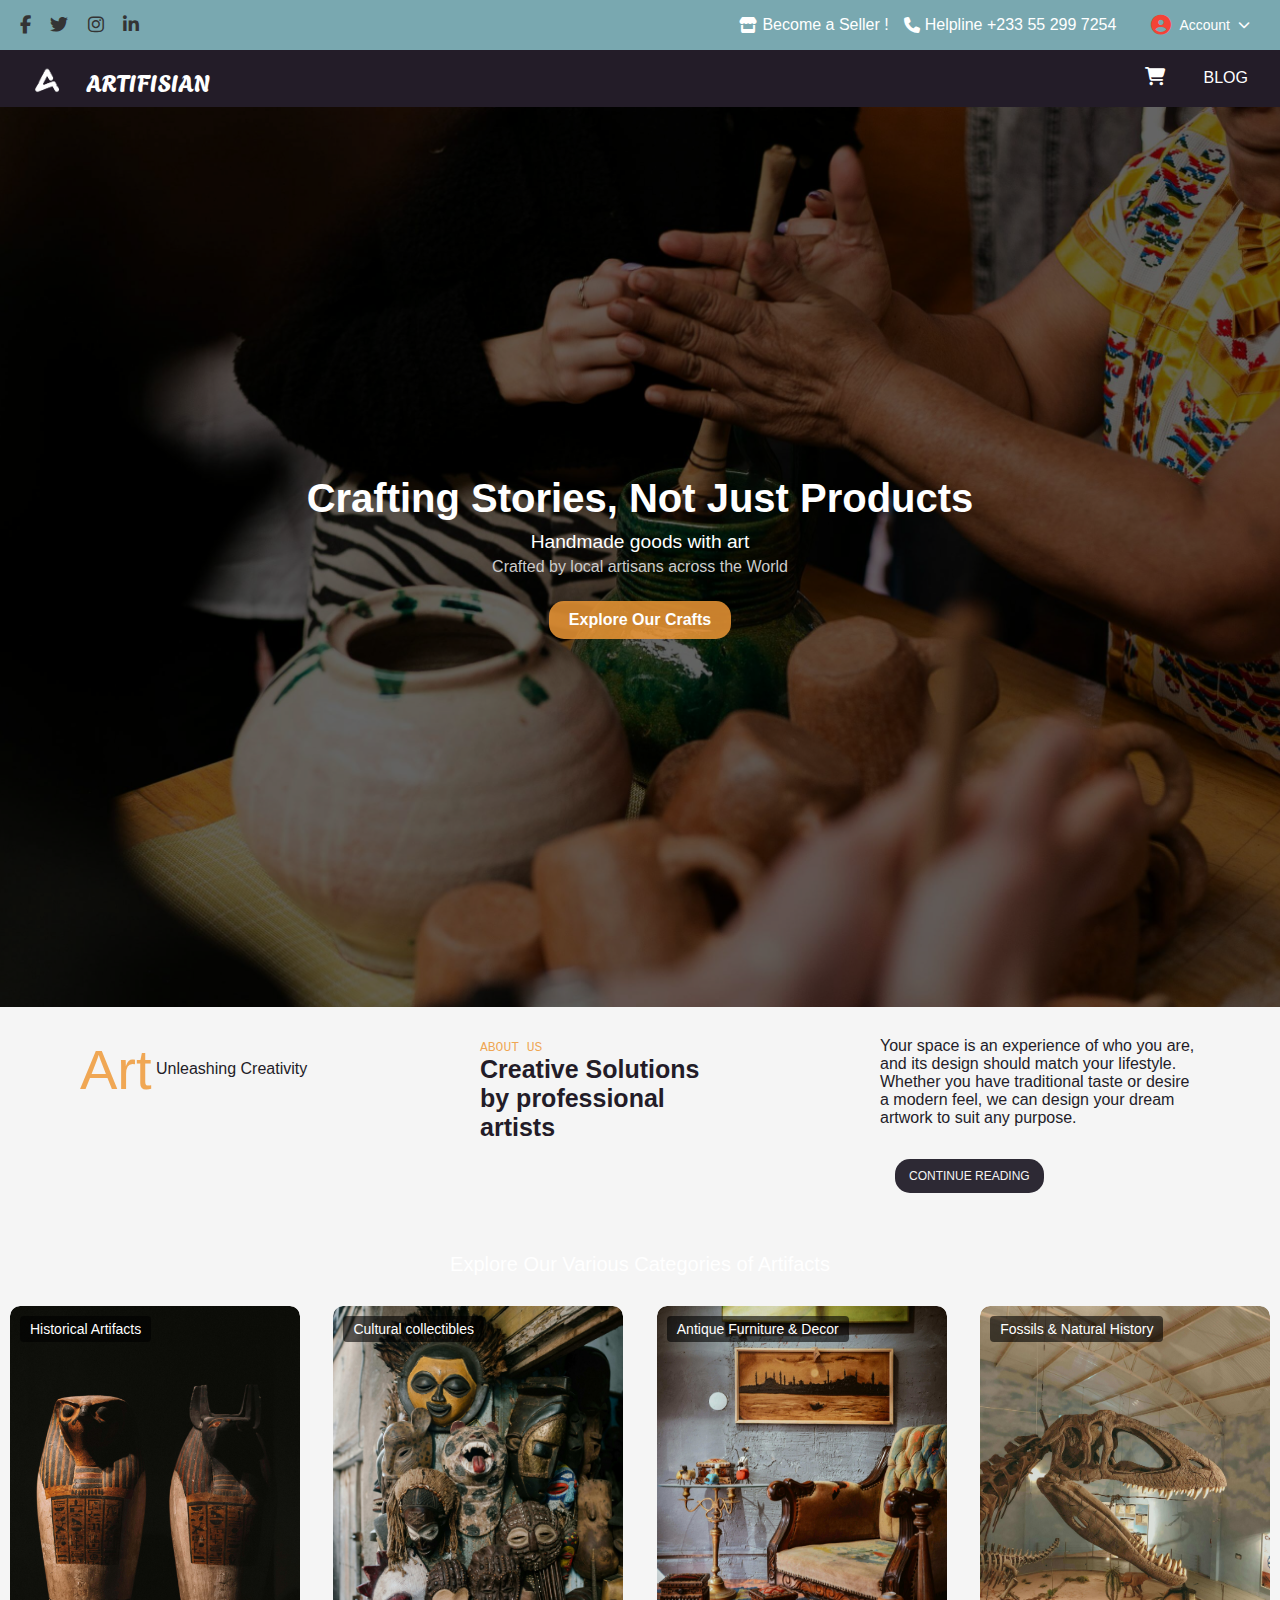
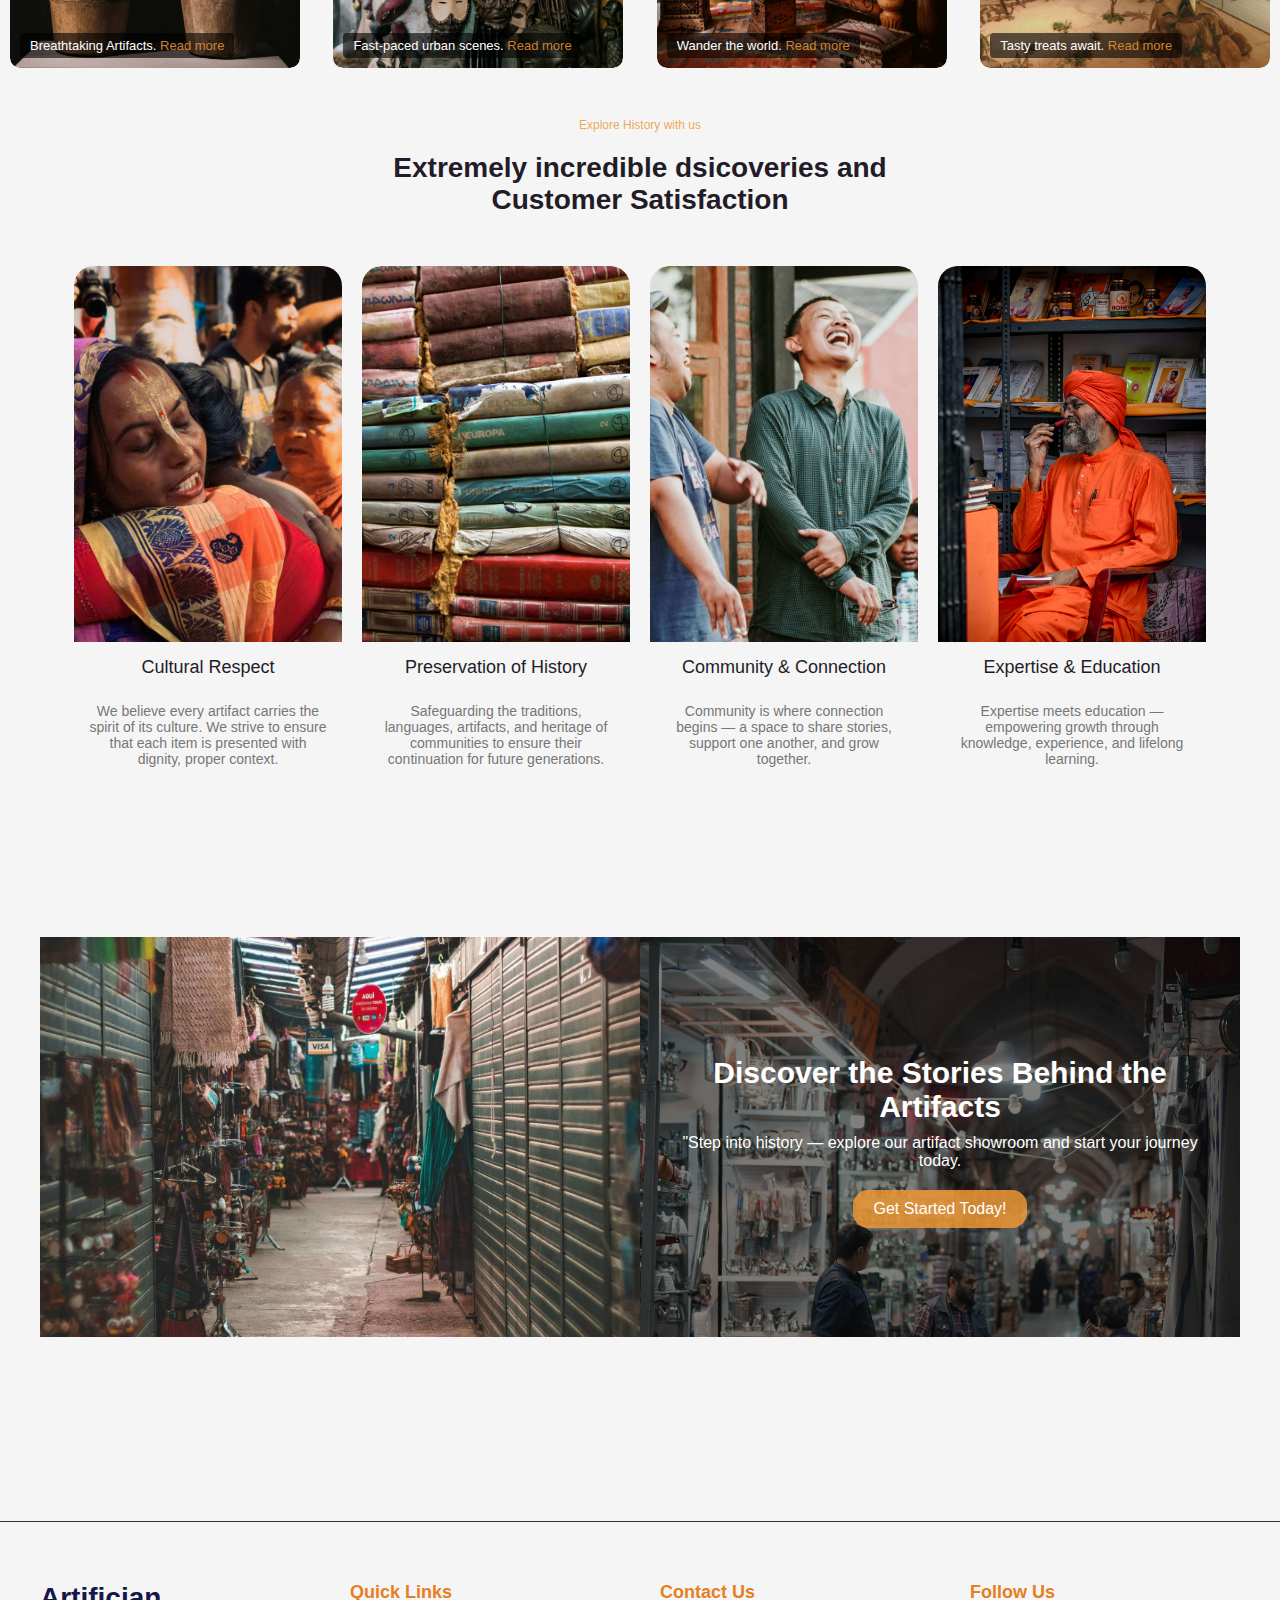
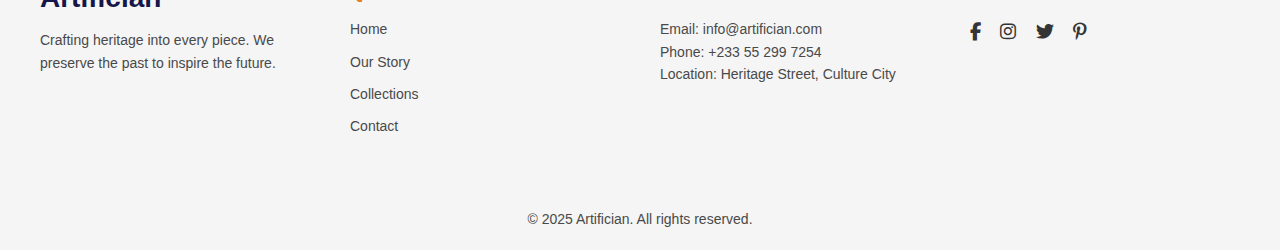
<file: index.html>
<!DOCTYPE html>
<html lang="en">
<head>
  <meta charset="UTF-8" />
  <meta name="viewport" content="width=device-width, initial-scale=1.0"/>
  <title>ARTIFICIAN LANDING PAGE</title>
  <link href="https://cdnjs.cloudflare.com/ajax/libs/font-awesome/6.4.2/css/all.min.css" rel="stylesheet"/>
  <link rel="preconnect" href="https://fonts.googleapis.com">
<link rel="preconnect" href="https://fonts.gstatic.com" crossorigin>
<link href="https://fonts.googleapis.com/css2?family=Agbalumo&display=swap" rel="stylesheet">
  <link rel="stylesheet" href="css/style.css"> 
</head>

<body>
 
<div class="top-bar-inner">
  <div class="social-icons">
    <a href="#"><i class="fab fa-facebook-f"></i></a>
    <a href="#"><i class="fab fa-twitter"></i></a>
    <a href="#"><i class="fab fa-instagram"></i></a>
    <a href="#"><i class="fab fa-linkedin-in"></i></a>
  </div>
  <div class="contact-info">
    <a href="Pages/signup.html`"><i class="fas fa-store"></i> Become a Seller !</a>
    <a href="tel:+233552997254"><i class="fas fa-phone"></i> Helpline +233 55 299 7254</a>
    <div class="account-dropdown">
      <div class="account-trigger">
        <i class="fas fa-user-circle"></i>
        <span>Account</span>
        <i class="fas fa-chevron-down dropdown-arrow"></i>
      </div>
      <div class="dropdown-menu">
        <a href="Pages/signup.html" class="dropdown-item"><i class="fas fa-user-plus"></i> Create Account</a>
        <a href="Pages/login.html" class="dropdown-item"><i class="fas fa-sign-in-alt"></i> Login</a>
        <div class="dropdown-divider"></div>
      </div>
    </div>
  </div>
</div>

<nav>
  <div class="logo-container">
    <img src="/images/logo.png" alt="Logo" class="logo-img" />
    <h2 class="company-name">ARTIFISIAN</h2>
  </div>
  <div class="nav-links" id="navLinks">
    <i class="fa-solid fa-times close-icon" onclick="hideMenu()"></i>
    <ul>
      <li class="cart-container">
        <a href="Pages/shop.html">
          <i class="fas fa-shopping-cart"></i>
          <span class="tooltip-text">Visit Marketplace</span>
        </a>
      </li>
      <li><a href="Pages/blog.html">BLOG</a></li>

   
    </ul>
  
  </div>
  <i class="fa-solid fa-bars menu-icon" onclick="showMenu()"></i>
</nav>

</section>

<!-- === HERO SECTION === -->
<section class="hero">
  <div class="overlay">
    <div class="hero-content">
      <h1>Crafting Stories, Not Just Products</h1>
      <p class="subtext">Handmade goods with art</p>
      <p class="subtext small">Crafted by local artisans across the World</p>
      <a href="/Pages/shop.html" class="hero-btn">Explore Our Crafts</a>
    </div>
  </div>
</section>



<!-- === ART SECTION === -->
<section class="container">
  <div class="box">
    <div>
      <span>Art</span> <p>Unleashing Creativity</p>
    </div>
  </div>
  <div class="box">
    <p class="aboutus_text">About Us</p> <br>
    <p class="about_content">Creative Solutions <br> by professional <br>artists</p>
  </div>
  <div class="box">
    <p>Your space is an experience of who you are, and its design should match your lifestyle. Whether you have traditional taste or desire a modern feel, we can design your dream artwork to suit any purpose.</p>
    <a href="#">CONTINUE READING</a>
  </div>
</section>


<p class="explore-text">Explore Our Various Categories of Artifacts</p>

      
<div class="collection-container">
  <div class="collection" onclick="location.href='/pages/blog.html'">
    <img src="images/historical-main.jpg" alt="Country Collection" loading="lazy">
    <div class="collection-title">Historical Artifacts</div>
    <div class="collection-description">
      Breathtaking Artifacts.
      <a href="Pages/blog.html">Read more</a>
    </div>
    <div class="collection-hover-text">Explore</div>
  </div>

  <div class="collection" onclick="location.href='/pages/blog.html'">
    <img src="images/cultural_main.jpg" alt="Cultural collectibles" loading="lazy">
    <div class="collection-title">Cultural collectibles</div>
    <div class="collection-description">
      Fast-paced urban scenes.
      <a href="Pages/blog.html">Read more</a>
    </div>
    <div class="collection-hover-text">Explore</div>
  </div>

  <div class="collection" onclick="location.href='/pages/blog.html'">
    <img src="images/furnitue_main.jpg" alt="Antique Furniture & Decor" loading="lazy">
    <div class="collection-title">Antique Furniture & Decor</div>
    <div class="collection-description">
      Wander the world.
      <a href="Pages/blog.html">Read more</a>
    </div>
    <div class="collection-hover-text">Explore</div>
  </div>

  <div class="collection" onclick="location.href='/pages/blog.html'">
    <img src="images/fossil_main.jpg" alt="Fossils & Natural History "loading="lazy">
    <div class="collection-title">Fossils & Natural History </div>
    <div class="collection-description">
      Tasty treats await.
      <a href="Pages/blog.html">Read more</a>
    </div>
    <div class="collection-hover-text">Explore</div>
  </div>
</div>

</section>


<div id="why-choose-us">
<p>Explore History with us</p>
<h3>Extremely incredible dsicoveries and <br> Customer Satisfaction</h3>


<div class="container">
  
  <div class="item">
    <img src="images/respect.jpg" alt="Cultural Respect" loading="lazy">
    <div class="title">Cultural Respect</div>
    <div class="description">
      We believe every artifact carries the spirit of its culture. We strive to ensure that each item is presented with dignity, proper context.
    </div>
  </div>

  <div class="item">
    <img src="images/preservtion.jpg" alt="Preservation of History" loading="lazy">
    <div class="title">Preservation of History</div>
    <div class="description">
      Safeguarding the traditions, languages, artifacts, and heritage of communities to ensure their continuation for future generations. 
    </div>
  </div>


  <div class="item">
    <img src="images/communityandconnection.jpg" alt="Community & Connection" loading="lazy">
    <div class="title">Community & Connection</div>
    <div class="description">
      Community is where connection begins — a space to share stories, support one another, and grow together.
    </div>
  </div>


  <div class="item">
    <img src="images/expertiseandeducation.jpg" alt="Expertise & Education"loading="lazy">
    <div class="title">Expertise & Education</div>
    <div class="description">
      Expertise meets education — empowering growth through knowledge, experience, and lifelong learning.
    </div>
  </div>
</div>
</div>



<br>
<br>
<br>



<div id="stunning-kitchens">

  <div class="left-side">
  <img src="images/showroom.jpg" alt="Stunning Kitchen Image"loading="lazy">
  </div>
  
  <div class="right-side">
  <img src="images/showroom2.jpg" alt="Stunning Kitchen Image"loading="lazy">
  <div class="overlay">
  <h3>Discover the Stories Behind the Artifacts</h3>
  <p>"Step into history — explore our artifact showroom and start your journey today.</p>
  <a href="Pages/signup.html">Get Started Today!</a>
  </div>
  </div>
  </div>

  <br>
  <br>
  <br>
  <br>
  <br>
  <br>
  <br>
  <br>

  
<footer class="footer">
  <div class="footer-container">
    <div class="footer-brand">
      <h2>Artifician</h2>
      <p>Crafting heritage into every piece. We preserve the past to inspire the future.</p>
    </div>

    <div class="footer-links">
      <h3>Quick Links</h3>
      <ul>
        <li><a href="index.html">Home</a></li>
        <li><a href="Pages/blog.html">Our Story</a></li>
        <li><a href="Pages/shop.html">Collections</a></li>
        <li><a href="tel:+233552997254">Contact</a></li>
      </ul>
    </div>

    <div class="footer-contact">
      <h3>Contact Us</h3>
      <p>Email: info@artifician.com</p>
      <p><a href="tel:+233552997254">Phone: +233 55 299 7254</a></p>
      <p>Location: Heritage Street, Culture City</p>
    </div>

    <div class="footer-socials">
      <h3>Follow Us</h3>
      <div class="social-icons">
        <a href="#"><i class="fab fa-facebook-f"></i></a>
        <a href="#"><i class="fab fa-instagram"></i></a>
        <a href="#"><i class="fab fa-twitter"></i></a>
        <a href="#"><i class="fab fa-pinterest-p"></i></a>
      </div>
    </div>
  </div>
  <div class="footer-bottom">
    <p>&copy; 2025 Artifician. All rights reserved.</p>
  </div>
</footer>
 <script src="js/main.js"></script>
</body>
</html>
</file>
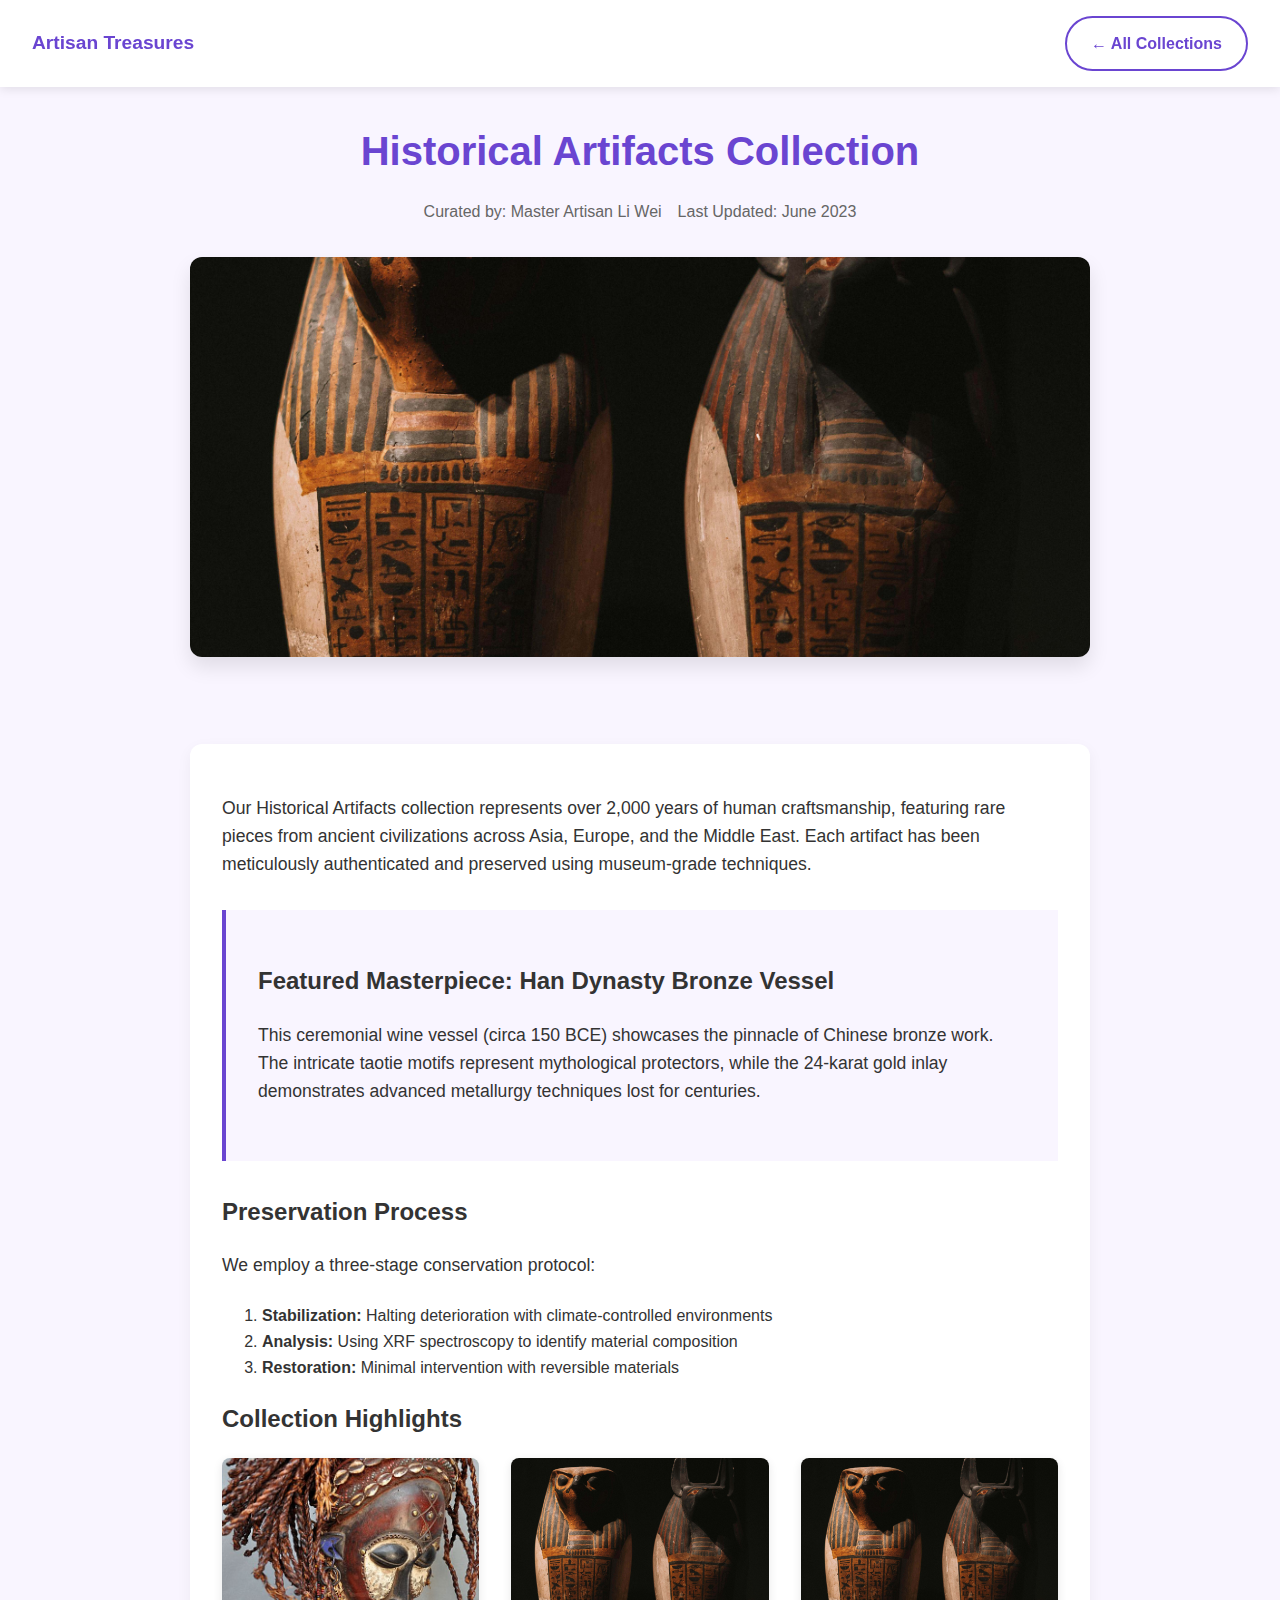
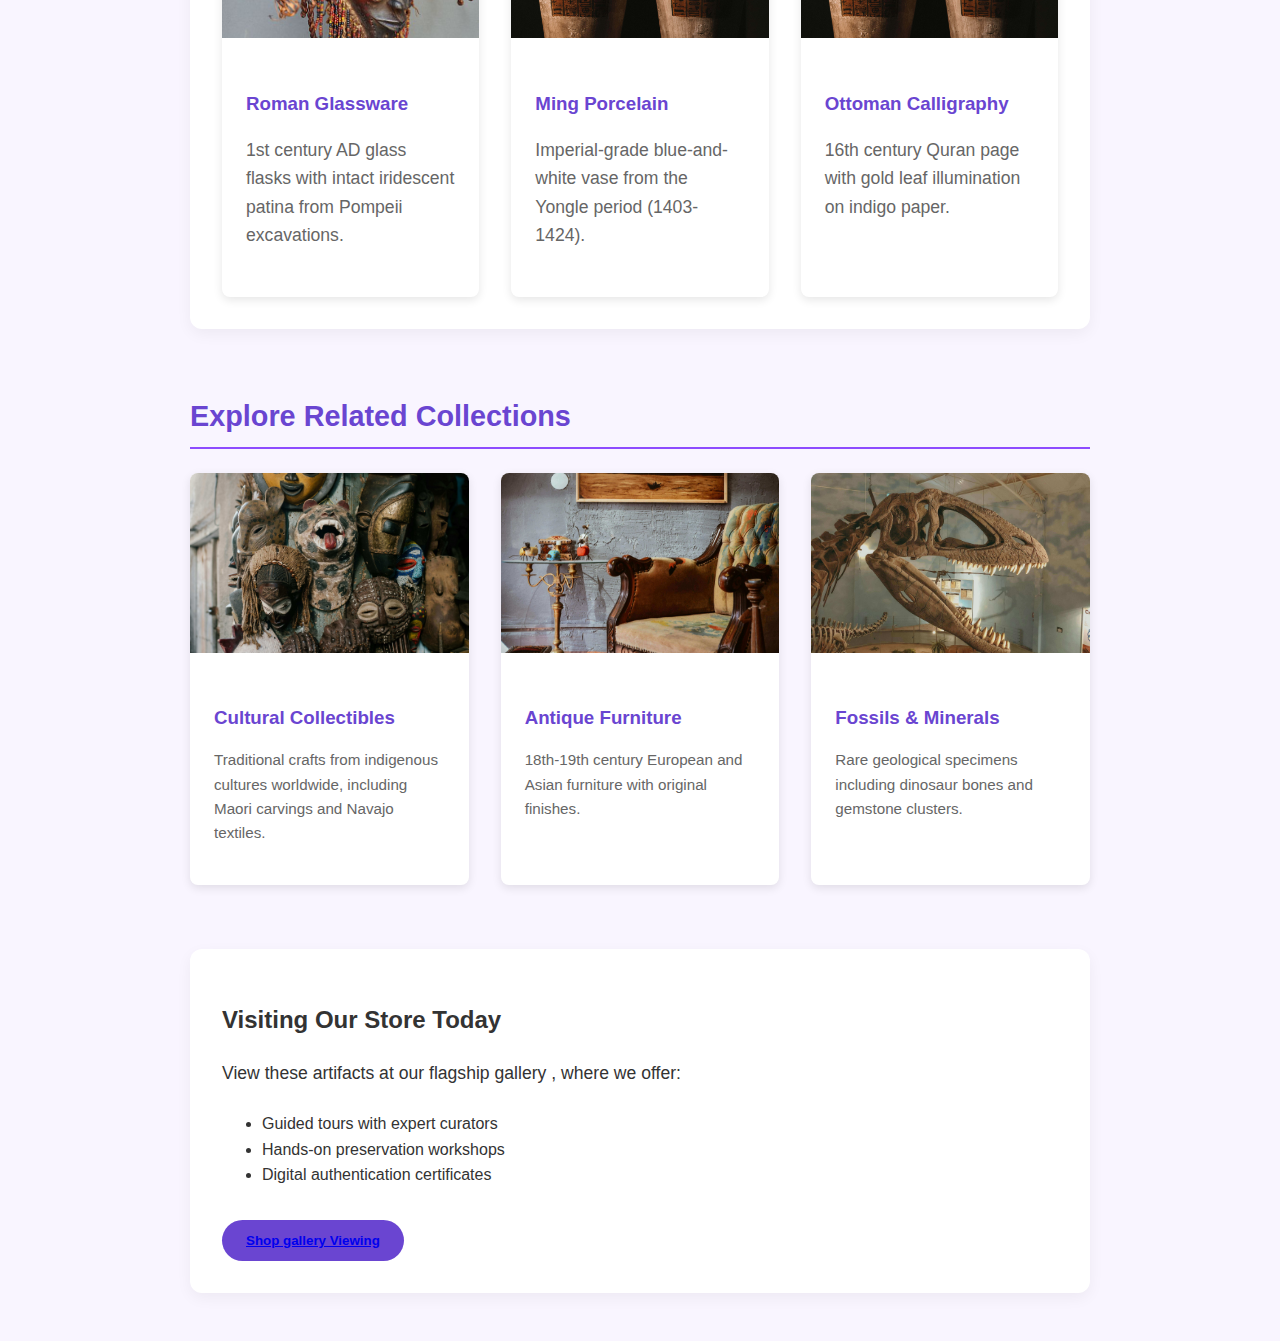
<file: Pages/blog.html>
<!DOCTYPE html>
<html lang="en">
<head>
    <meta charset="UTF-8">
    <meta name="viewport" content="width=device-width, initial-scale=1.0">
    <title>Historical Artifacts | Artisan Treasures</title>
    <style>
        :root {
            --primary: #6a45d1;
            --primary-light: #8e4cff;
            --text: #333;
            --text-light: #666;
            --bg: #f9f5ff;
        }
        
        body {
            font-family: 'Segoe UI', sans-serif;
            line-height: 1.6;
            color: var(--text);
            background: var(--bg);
            margin: 0;
            padding: 0;
        }
        
        .navbar {
            background: white;
            box-shadow: 0 2px 10px rgba(0,0,0,0.1);
            padding: 1rem 2rem;
            position: sticky;
            top: 0;
            z-index: 100;
            display: flex;
            justify-content: space-between;
            align-items: center;
        }
        
        .logo {
            font-weight: 700;
            color: var(--primary);
            font-size: 1.2rem;
        }
        
        .blog-container {
            max-width: 900px;
            margin: 2rem auto;
            padding: 0 2rem;
        }
        
        .blog-header {
            text-align: center;
            margin-bottom: 3rem;
        }
        
        .blog-title {
            font-size: 2.5rem;
            color: var(--primary);
            margin-bottom: 1rem;
        }
        
        .blog-meta {
            color: var(--text-light);
            display: flex;
            justify-content: center;
            gap: 1rem;
            margin-bottom: 2rem;
        }
        
        .blog-hero {
            width: 100%;
            height: 400px;
            object-fit: cover;
            border-radius: 12px;
            margin-bottom: 2rem;
            box-shadow: 0 10px 20px rgba(0,0,0,0.1);
        }
        
        .blog-content {
            background: white;
            padding: 2rem;
            border-radius: 12px;
            box-shadow: 0 5px 15px rgba(0,0,0,0.05);
            margin-bottom: 3rem;
        }
        
        .blog-content p {
            margin-bottom: 1.5rem;
            font-size: 1.1rem;
        }
        
        .content-highlight {
            background: var(--bg);
            padding: 2rem;
            border-left: 4px solid var(--primary);
            margin: 2rem 0;
        }
        
        .collection-section {
            margin: 4rem 0;
        }
        
        .collection-title {
            font-size: 1.8rem;
            color: var(--primary);
            margin-bottom: 1.5rem;
            padding-bottom: 0.5rem;
            border-bottom: 2px solid var(--primary-light);
        }
        
        .collection-grid {
            display: grid;
            grid-template-columns: repeat(auto-fill, minmax(250px, 1fr));
            gap: 2rem;
        }
        
        .collection-card {
            background: white;
            border-radius: 8px;
            overflow: hidden;
            box-shadow: 0 3px 10px rgba(0,0,0,0.1);
            transition: transform 0.3s;
        }
        
        .collection-card:hover {
            transform: translateY(-5px);
        }
        
        .collection-card img {
            width: 100%;
            height: 180px;
            object-fit: cover;
        }
        
        .collection-card-content {
            padding: 1.5rem;
        }
        
        .card-title {
            font-weight: 700;
            margin-bottom: 0.5rem;
            color: var(--primary);
        }
        
        .card-description {
            color: var(--text-light);
            font-size: 0.95rem;
        }
        
        .btn {
            display: inline-block;
            background: var(--primary);
            color: white;
            padding: 0.8rem 1.5rem;
            border-radius: 50px;
            text-decoration: none;
            font-weight: 600;
            transition: all 0.3s;
            border: none;
            cursor: pointer;
        }
        
        .btn:hover {
            background: var(--primary-light);
            transform: translateY(-2px);
            box-shadow: 0 5px 10px rgba(106, 69, 209, 0.3);
        }
        
        .btn-outline {
            background: transparent;
            border: 2px solid var(--primary);
            color: var(--primary);
        }
        
        .btn-outline:hover {
            background: var(--primary);
            color: white;
        }
        
        @media (max-width: 768px) {
            .blog-hero {
                height: 250px;
            }
            
            .blog-title {
                font-size: 2rem;
            }
            
            .collection-grid {
                grid-template-columns: 1fr;
            }
        }
    </style>
</head>
<body>
    <nav class="navbar">
        <div class="logo">Artisan Treasures</div>
        <a href="../index.html" class="btn btn-outline">← All Collections</a>
    </nav>
    
    <div class="blog-container">
        <header class="blog-header">
            <h1 class="blog-title">Historical Artifacts Collection</h1>
            <div class="blog-meta">
                <span>Curated by: Master Artisan Li Wei</span>
                <span>Last Updated: June 2023</span>
            </div>
            <img src="../images/historical-main.jpg" alt="Historical Artifacts" class="blog-hero" loading="lazy">
        </header>
        
        <div class="blog-content">
            <p>Our Historical Artifacts collection represents over 2,000 years of human craftsmanship, featuring rare pieces from ancient civilizations across Asia, Europe, and the Middle East. Each artifact has been meticulously authenticated and preserved using museum-grade techniques.</p>
            
            <div class="content-highlight">
                <h2>Featured Masterpiece: Han Dynasty Bronze Vessel</h2>
                <p>This ceremonial wine vessel (circa 150 BCE) showcases the pinnacle of Chinese bronze work. The intricate taotie motifs represent mythological protectors, while the 24-karat gold inlay demonstrates advanced metallurgy techniques lost for centuries.</p>
            </div>
            
            <h2>Preservation Process</h2>
            <p>We employ a three-stage conservation protocol:</p>
            <ol>
                <li><strong>Stabilization:</strong> Halting deterioration with climate-controlled environments</li>
                <li><strong>Analysis:</strong> Using XRF spectroscopy to identify material composition</li>
                <li><strong>Restoration:</strong> Minimal intervention with reversible materials</li>
            </ol>
            
            <h2>Collection Highlights</h2>
            <div class="collection-grid">
                <div class="collection-card">
                    <img src="../images/mwana.jpg" alt="Roman Glassware">
                    <div class="collection-card-content">
                        <h3 class="card-title">Roman Glassware</h3>
                        <p class="card-description">1st century AD glass flasks with intact iridescent patina from Pompeii excavations.</p>
                    </div>
                </div>
                <div class="collection-card">
                    <img src="../images/historical-main.jpg" alt="Ming Porcelain">
                    <div class="collection-card-content">
                        <h3 class="card-title">Ming Porcelain</h3>
                        <p class="card-description">Imperial-grade blue-and-white vase from the Yongle period (1403-1424).</p>
                    </div>
                </div>
                <div class="collection-card">
                    <img src="../images/historical-main.jpg" alt="Ottoman Calligraphy">
                    <div class="collection-card-content">
                        <h3 class="card-title">Ottoman Calligraphy</h3>
                        <p class="card-description">16th century Quran page with gold leaf illumination on indigo paper.</p>
                    </div>
                </div>
            </div>
        </div>
        
        <div class="collection-section">
            <h2 class="collection-title">Explore Related Collections</h2>
            <div class="collection-grid">
                <div class="collection-card">
                    <img src="../images/cultural_main.jpg" alt="Cultural Collectibles">
                    <div class="collection-card-content">
                        <h3 class="card-title">Cultural Collectibles</h3>
                        <p class="card-description">Traditional crafts from indigenous cultures worldwide, including Maori carvings and Navajo textiles.</p>
                    </div>
                </div>
                <div class="collection-card">
                    <img src="../images/furnitue_main.jpg" alt="Antique Furniture">
                    <div class="collection-card-content">
                        <h3 class="card-title">Antique Furniture</h3>
                        <p class="card-description">18th-19th century European and Asian furniture with original finishes.</p>
                    </div>
                </div>
                <div class="collection-card">
                    <img src="../images/fossil_main.jpg" alt="Fossils">
                    <div class="collection-card-content">
                        <h3 class="card-title">Fossils & Minerals</h3>
                        <p class="card-description">Rare geological specimens including dinosaur bones and gemstone clusters.</p>
                    </div>
                </div>
            </div>
        </div>
        
        <div class="blog-content">
            <h2>Visiting Our Store Today</h2>
            <p>View these artifacts  at our flagship gallery , where we offer:</p>
            <ul>
                <li>Guided tours with expert curators</li>
                <li>Hands-on preservation workshops</li>
                <li>Digital authentication certificates</li>
            </ul>
            <button class="btn" style="margin-top: 1rem;"> <a href="shop.html">Shop gallery Viewing</a></button >
        </div>
    </div>
</body>
</html>
</file>
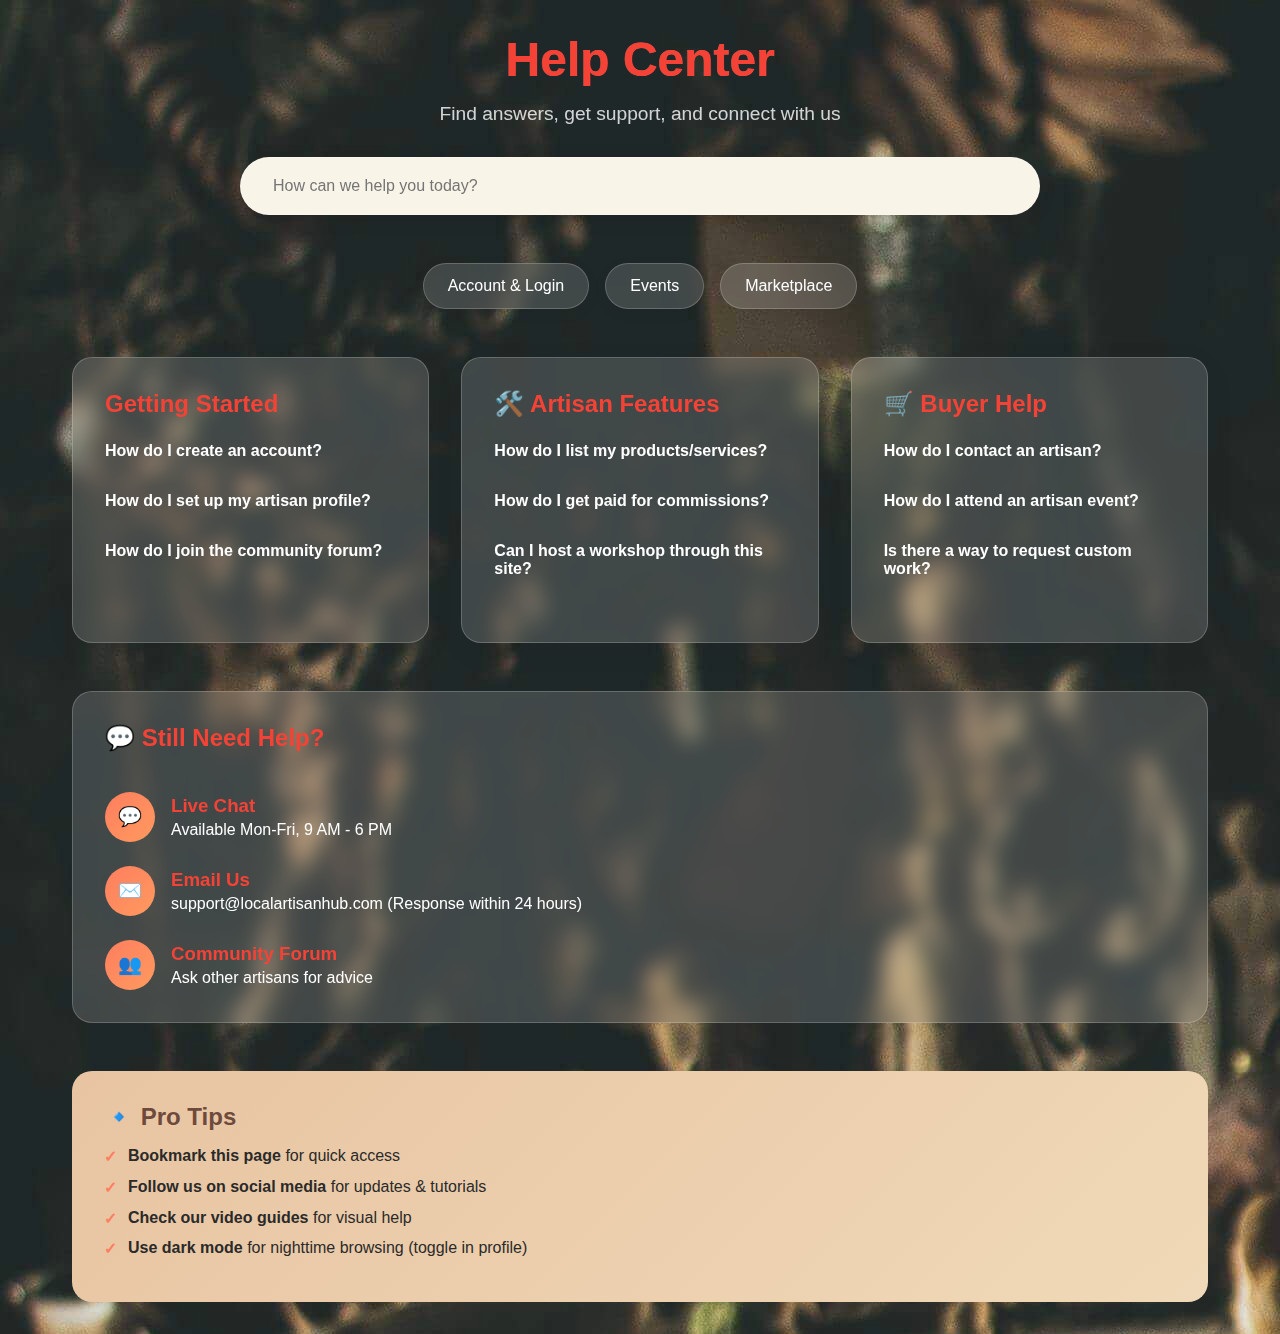
<file: Pages/help.html>
<!DOCTYPE html>
<html lang="en">
<head>
    <meta charset="UTF-8">
    <meta name="viewport" content="width=device-width, initial-scale=1.0">
    <title>Artisan Hub | Help Center</title>
    <style>
        :root {
            --primary: #6e4a3d;
            --secondary: #e8c4a2;
            --accent: #ff7e5f;
            --dark: #2a2a2a;
            --light: #f9f4e8;
            --glass: rgba(255, 255, 255, 0.15);
            --transition: all 0.3s cubic-bezier(0.25, 0.8, 0.25, 1);
        }

        * {
            margin: 0;
            padding: 0;
            box-sizing: border-box;
            font-family: 'Inter', -apple-system, BlinkMacSystemFont, sans-serif;
        }

        body {
            
            color: var(--dark);
            min-height: 100vh;
            background-image: linear-gradient(rgba(19, 105, 120, 0.1), rgba(19, 105, 120, 0.1)), 
            url(/images/banner5.jpg);
        }

        .container {
            max-width: 1200px;
            margin: 0 auto;
            padding: 2rem;
        }

        header {
            text-align: center;
            margin-bottom: 3rem;
            position: relative;
        }

        h1 {
            font-size: 3rem;
            background: linear-gradient(90deg, var(--primary), var(--accent));
            -webkit-background-clip: text;
            background-clip: text;
            color: #f44336;
            margin-bottom: 1rem;
            font-weight: 800;
        }

        .subtitle {
            font-size: 1.2rem;
            color: white;
            opacity: 0.8;
            margin-bottom: 2rem;
        }

        .search-container {
            position: relative;
            max-width: 800px;
            margin: 0 auto 3rem;
        }

        #searchInput {
            width: 100%;
            padding: 1.2rem 2rem;
            border: none;
            border-radius: 50px;
            background: var(--light);
            box-shadow: 0 4px 20px rgba(0, 0, 0, 0.08);
            font-size: 1rem;
            transition: var(--transition);
            backdrop-filter: blur(10px);
            border: 1px solid rgba(255, 255, 255, 0.3);
        }

        #searchInput:focus {
            outline: none;
            box-shadow: 0 4px 30px rgba(0, 0, 0, 0.12);
            transform: translateY(-2px);
        }

        .quick-links {
            display: flex;
            justify-content: center;
            flex-wrap: wrap;
            gap: 1rem;
            margin-bottom: 3rem;
        }
        .account-link{
            text-decoration: none;
            color:white;
        }

        .quick-link {
            padding: 0.8rem 1.5rem;
            background: var(--glass);
            backdrop-filter: blur(10px);
            border-radius: 50px;
            border: 1px solid rgba(255, 255, 255, 0.2);
            color: var(--dark);
            cursor: pointer;
            transition: var(--transition);
            font-weight: 500;
            box-shadow: 0 4px 15px rgba(0, 0, 0, 0.05);
        }

        .quick-link:hover {
            background: rgba(255, 255, 255, 0.3);
            transform: translateY(-3px);
            box-shadow: 0 6px 20px rgba(0, 0, 0, 0.1);
        }

        .help-sections {
            display: grid;
            grid-template-columns: repeat(auto-fit, minmax(300px, 1fr));
            gap: 2rem;
        }

        .section {
            background: var(--glass);
            backdrop-filter: blur(10px);
            border-radius: 20px;
            padding: 2rem;
            border: 1px solid rgba(255, 255, 255, 0.2);
            box-shadow: 0 8px 32px rgba(0, 0, 0, 0.05);
            transition: var(--transition);
            color: white;
        }

        .section:hover {
            transform: translateY(-5px);
            box-shadow: 0 12px 40px rgba(0, 0, 0, 0.1);
        }

        .section h2 {
            color: #f44336;
            margin-bottom: 1.5rem;
            font-size: 1.5rem;
            display: flex;
            align-items: center;
            gap: 0.5rem;
            
        }

        .faq-item {
            margin-bottom: 1.5rem;
        }

        .faq-question {
            font-weight: 600;
            margin-bottom: 0.5rem;
            display: flex;
            justify-content: space-between;
            align-items: center;
            cursor: pointer;
        }

        .faq-answer {
            max-height: 0;
            overflow: hidden;
            transition: max-height 0.3s ease;
            color: #f44336;
            line-height: 1.6;
        }

        .faq-answer.active {
            max-height: 200px;
            margin-top: 0.5rem;
        }

        .contact-methods {
            display: flex;
            flex-direction: column;
            gap: 1.5rem;
            margin-top: 3rem;
            background: var(--glass);
            backdrop-filter: blur(10px);
            padding: 2rem;
            border-radius: 20px;
            border: 1px solid rgba(255, 255, 255, 0.2);
        }

        .contact-method {
            display: flex;
            align-items: center;
            gap: 1rem;
            
        }

        .contact-icon {
            width: 50px;
            height: 50px;
            background: linear-gradient(135deg, var(--accent), #ff9a5f);
            border-radius: 50%;
            display: flex;
            align-items: center;
            justify-content: center;
            color: white;
            font-size: 1.2rem;
            flex-shrink: 0;
        }

        .contact-info h3 {
            margin-bottom: 0.3rem;
            color: #f44336;
        }

        .contact-info p {
            color:white;
        }

        .pro-tips {
            margin-top: 3rem;
            padding: 2rem;
            background: linear-gradient(135deg, var(--secondary), #f0d9b8);
            border-radius: 20px;
            color: var(--dark);
        }

        .pro-tips h2 {
            margin-bottom: 1rem;
            color: var(--primary);
        }

        .tips-list {
            list-style-type: none;
        }

        .tips-list li {
            margin-bottom: 0.8rem;
            position: relative;
            padding-left: 1.5rem;
        }

        .tips-list li:before {
            content: "✓";
            position: absolute;
            left: 0;
            color: var(--accent);
            font-weight: bold;
        }

        @media (max-width: 768px) {
            h1 {
                font-size: 2.2rem;
            }
            
            .help-sections {
                grid-template-columns: 1fr;
            }
        }

        /* Animation for floating elements */
        @keyframes float {
            0%, 100% { transform: translateY(0); }
            50% { transform: translateY(-10px); }
        }

        .floating {
            animation: float 6s ease-in-out infinite;
        }
    </style>
</head>
<body>
    <div class="container">
        <header>
            <h1>Help Center</h1>
            <p class="subtitle">Find answers, get support, and connect with us</p>
            
            <div class="search-container floating">
                <input type="text" id="searchInput" placeholder="How can we help you today?">
            </div>
            
            <div class="quick-links">
                <div class="quick-link"><a class="account-link" href="/Pages/signup.html">Account & Login</a></div>
                <div class="quick-link"><a class="account-link" href="/Pages/shop.html">Events</a></div>
                <div class="quick-link"><a class="account-link" href="/Pages/shop.html">Marketplace</a></div>
            </div>
        </header>
        
        <div class="help-sections">
            <div class="section">
                <h2> Getting Started</h2>
                <div class="faq-item">
                    <div class="faq-question">How do I create an account?</div>
                    <div class="faq-answer">Click "Sign Up" and choose "Artisan" or "Buyer." Fill in your details and verify your email.</div>
                </div>
                <div class="faq-item">
                    <div class="faq-question">How do I set up my artisan profile?</div>
                    <div class="faq-answer">Go to "My Profile" > "Edit Profile" and upload your bio, photos, and craft details.</div>
                </div>
                <div class="faq-item">
                    <div class="faq-question">How do I join the community forum?</div>
                    <div class="faq-answer">Once logged in, go to "Community" > "Forum" and start engaging!</div>
                </div>
            </div>
            
            <div class="section">
                <h2>🛠️ Artisan Features</h2>
                <div class="faq-item">
                    <div class="faq-question">How do I list my products/services?</div>
                    <div class="faq-answer">Go to "My Dashboard" > "Add New Listing" and fill in details + images.</div>
                </div>
                <div class="faq-item">
                    <div class="faq-question">How do I get paid for commissions?</div>
                    <div class="faq-answer">We support PayPal, Stripe, and direct bank transfers. Set up payments in "Account Settings."</div>
                </div>
                <div class="faq-item">
                    <div class="faq-question">Can I host a workshop through this site?</div>
                    <div class="faq-answer">Yes! Go to "Events" > "Host an Event" and fill in details.</div>
                </div>
            </div>
            
            <div class="section">
                <h2>🛒 Buyer Help</h2>
                <div class="faq-item">
                    <div class="faq-question">How do I contact an artisan?</div>
                    <div class="faq-answer">Visit their profile and click "Message" or use the contact form.</div>
                </div>
                <div class="faq-item">
                    <div class="faq-question">How do I attend an artisan event?</div>
                    <div class="faq-answer">Browse "Events," select one, and click "RSVP" or "Buy Ticket."</div>
                </div>
                <div class="faq-item">
                    <div class="faq-question">Is there a way to request custom work?</div>
                    <div class="faq-answer">Yes! Message the artisan directly or check if they accept commissions.</div>
                </div>
            </div>
        </div>
        
        <div class="contact-methods">
            <h2 style="color: #f44336; margin-bottom: 1rem;">💬 Still Need Help?</h2>
            <div class="contact-method">
                <div class="contact-icon">💬</div>
                <div class="contact-info">
                    <h3>Live Chat</h3>
                    <p>Available Mon-Fri, 9 AM - 6 PM</p>
                </div>
            </div>
            <div class="contact-method">
                <div class="contact-icon">✉️</div>
                <div class="contact-info">
                    <h3>Email Us</h3>
                    <p>support@localartisanhub.com (Response within 24 hours)</p>
                </div>
            </div>
            <div class="contact-method">
                <div class="contact-icon">👥</div>
                <div class="contact-info">
                    <h3>Community Forum</h3>
                    <p>Ask other artisans for advice</p>
                </div>
            </div>
        </div>
        
        <div class="pro-tips">
            <h2>🔹 Pro Tips</h2>
            <ul class="tips-list">
                <li><strong>Bookmark this page</strong> for quick access</li>
                <li><strong>Follow us on social media</strong> for updates & tutorials</li>
                <li><strong>Check our video guides</strong> for visual help</li>
                <li><strong>Use dark mode</strong> for nighttime browsing (toggle in profile)</li>
            </ul>
        </div>
    </div>
</body>
</html>
</file>
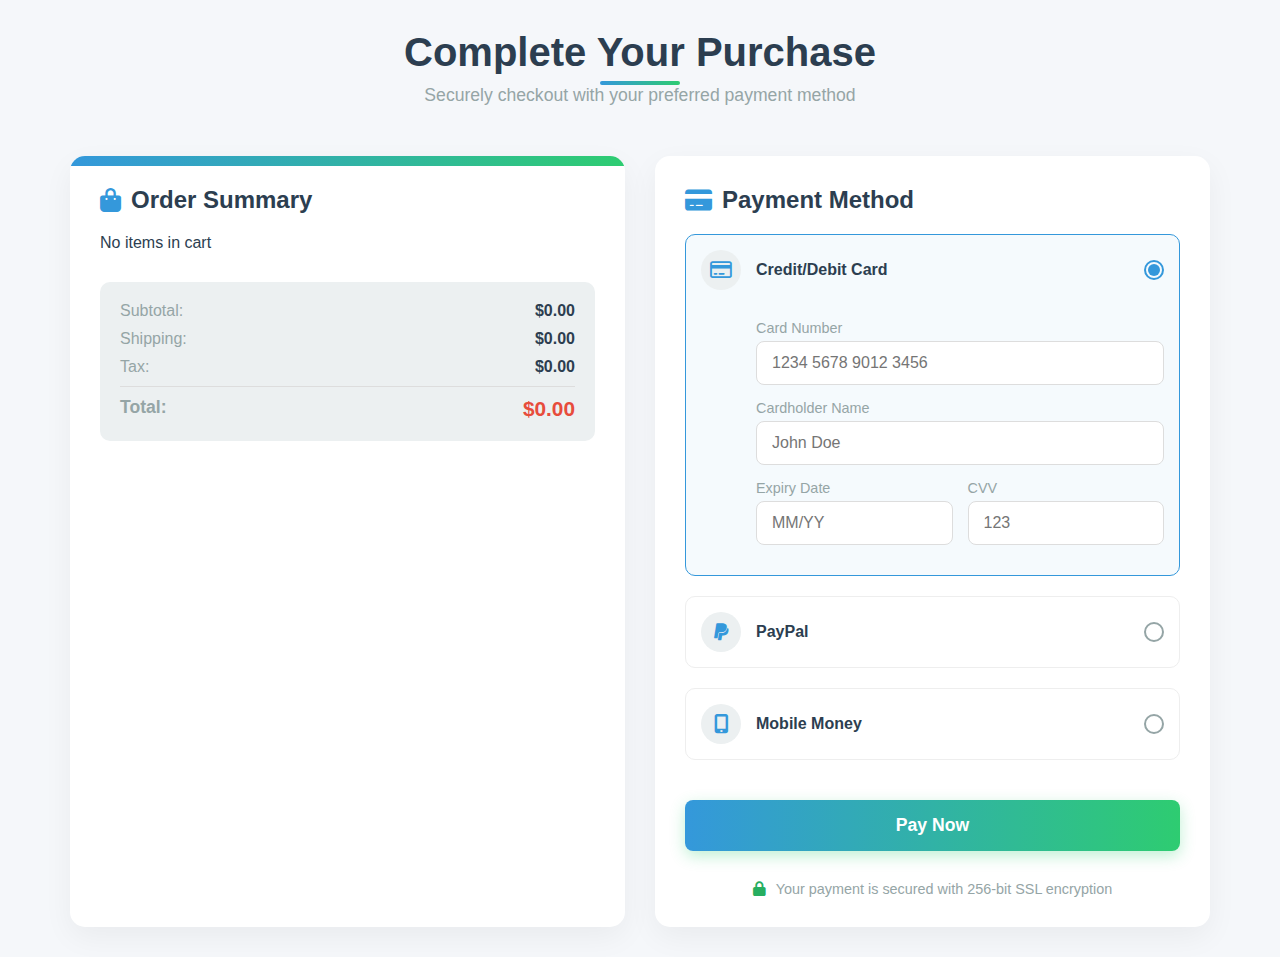
<file: Pages/payment.html>
<!DOCTYPE html>
<html lang="en">
<head>
    <meta charset="UTF-8">
    <meta name="viewport" content="width=device-width, initial-scale=1.0">
    <title>Artifician - Secure Payment</title>
    <link rel="stylesheet" href="https://cdnjs.cloudflare.com/ajax/libs/font-awesome/6.0.0/css/all.min.css">
    <link rel="stylesheet" href="/css/payment.css">
    
</head>
<body>
    <div class="payment-container">
        <div class="payment-header">
            <h1>Complete Your Purchase</h1>
            <p>Securely checkout with your preferred payment method</p>
        </div>
        
        <div class="order-summary">
            <h2 class="summary-title"><i class="fas fa-shopping-bag"></i> Order Summary</h2>
            
    <div class="order-items" id="order-items">
    <!-- Items will be populated by JavaScript with delete buttons -->
    </div>
            
            <div class="order-totals">
                <div class="total-row">
                    <span class="total-label">Subtotal:</span>
                    <span class="total-value" id="subtotal">$0.00</span>
                </div>
                <div class="total-row">
                    <span class="total-label">Shipping:</span>
                    <span class="total-value" id="shipping">$0.00</span>
                </div>
                <div class="total-row">
                    <span class="total-label">Tax:</span>
                    <span class="total-value" id="tax">$0.00</span>
                </div>
                <div class="total-row">
                    <span class="total-label">Total:</span>
                    <span class="total-value grand-total" id="total">$0.00</span>
                </div>
            </div>
        </div>
        
        <div class="payment-methods">
            <h2 class="summary-title"><i class="fas fa-credit-card"></i> Payment Method</h2>
            
            <div class="payment-method active">
                <div class="method-header">
                    <div class="method-icon">
                        <i class="far fa-credit-card"></i>
                    </div>
                    <span class="method-title">Credit/Debit Card</span>
                    <input type="radio" name="payment-method" class="method-radio" checked>
                </div>
                <div class="method-details active">
                    <div class="card-form">
                        <div class="form-group">
                            <label class="form-label">Card Number</label>
                            <input type="text" class="form-input" placeholder="1234 5678 9012 3456" maxlength="19">
                        </div>
                        <div class="form-group">
                            <label class="form-label">Cardholder Name</label>
                            <input type="text" class="form-input" placeholder="John Doe">
                        </div>
                        <div class="card-row">
                            <div class="form-group">
                                <label class="form-label">Expiry Date</label>
                                <input type="text" class="form-input" placeholder="MM/YY">
                            </div>
                            <div class="form-group">
                                <label class="form-label">CVV</label>
                                <input type="text" class="form-input" placeholder="123" maxlength="3">
                            </div>
                        </div>
                    </div>
                </div>
            </div>
            
            <div class="payment-method">
                <div class="method-header">
                    <div class="method-icon">
                        <i class="fab fa-paypal"></i>
                    </div>
                    <span class="method-title">PayPal</span>
                    <input type="radio" name="payment-method" class="method-radio">
                </div>
                <div class="method-details">
                    <p>You will be redirected to PayPal to complete your payment securely.</p>
                </div>
            </div>
            
            <div class="payment-method">
                <div class="method-header">
                    <div class="method-icon">
                        <i class="fas fa-mobile-alt"></i>
                    </div>
                    <span class="method-title">Mobile Money</span>
                    <input type="radio" name="payment-method" class="method-radio">
                </div>
                <div class="method-details">
                    <div class="form-group">
                        <label class="form-label">Mobile Network</label>
                        <select class="form-input">
                            <option>MTN</option>
                            <option>Vodafone</option>
                            <option>AirtelTigo</option>
                        </select>
                    </div>
                    <div class="form-group">
                        <label class="form-label">Mobile Number</label>
                        <input type="text" class="form-input" placeholder="055 123 4567">
                    </div>
                </div>
            </div>
            
            <button class="submit-btn" id="pay-now-btn">Pay Now</button>
            
            <div class="security-info">
                <i class="fas fa-lock"></i>
                <span>Your payment is secured with 256-bit SSL encryption</span>
            </div>
        </div>
        
        <div class="payment-success" id="payment-success">
            <div class="success-icon">
                <i class="fas fa-check-circle"></i>
            </div>
            <h2 class="success-title">Payment Successful!</h2>
            <p class="success-message">
                Thank you for your purchase. Your order has been received and is being processed. 
                You will receive a confirmation email shortly.
            </p>
            <a href="shop.html" class="back-to-shop">Back to Shop</a>
        </div>
    </div>

    <script>
        // Get cart data from localStorage or default to empty array
        let cart = JSON.parse(localStorage.getItem('cart')) || [];
        
        // DOM elements
        const orderItemsEl = document.getElementById('order-items');
        const subtotalEl = document.getElementById('subtotal');
        const shippingEl = document.getElementById('shipping');
        const taxEl = document.getElementById('tax');
        const totalEl = document.getElementById('total');
        const paymentMethods = document.querySelectorAll('.payment-method');
        const payNowBtn = document.getElementById('pay-now-btn');
        const paymentSuccess = document.getElementById('payment-success');
        
        // Render order items and calculate totals
     // Update the renderOrderSummary function
function renderOrderSummary() {
    orderItemsEl.innerHTML = '';
    
    if (cart.length === 0) {
        orderItemsEl.innerHTML = '<p>No items in cart</p>';
        return;
    }
    
    let subtotal = 0;
    
    cart.forEach(item => {
        const itemTotal = item.price * item.quantity;
        subtotal += itemTotal;
        
        const itemEl = document.createElement('div');
        itemEl.className = 'order-item';
        itemEl.innerHTML = `
            <img src="${item.image}" alt="${item.name}" class="item-image">
            <div class="item-details">
                <h3 class="item-name">${item.name}</h3>
                <div class="item-price">$${item.price.toFixed(2)}</div>
                <div class="item-quantity">Quantity: ${item.quantity}</div>
            </div>
            <button class="remove-item" data-id="${item.id}">
                <i class="fas fa-trash"></i>
            </button>
        `;
        
        orderItemsEl.appendChild(itemEl);
    });
    
    // Add event listeners for delete buttons
    document.querySelectorAll('.remove-item').forEach(button => {
        button.addEventListener('click', function() {
            const itemId = this.getAttribute('data-id');
            removeFromCart(itemId);
        });
    });
    
    const shipping = subtotal > 50 ? 0 : 10;
    const tax = subtotal * 0.1;
    const total = subtotal + shipping + tax;
    
    subtotalEl.textContent = `$${subtotal.toFixed(2)}`;
    shippingEl.textContent = `$${shipping.toFixed(2)}`;
    taxEl.textContent = `$${tax.toFixed(2)}`;
    totalEl.textContent = `$${total.toFixed(2)}`;
}

// Add removeFromCart function
function removeFromCart(itemId) {
    cart = cart.filter(item => item.id !== itemId);
    localStorage.setItem('cart', JSON.stringify(cart));
    renderOrderSummary();
    
    // Update cart count in shop.html if payment.html is in an iframe or similar
    if (window.opener) {
        window.opener.postMessage({
            type: 'cartUpdate',
            count: cart.reduce((total, item) => total + item.quantity, 0)
        }, '*');
    }
}

// Add some CSS for the delete button
const style = document.createElement('style');
style.textContent = `
    .remove-item {
        background: none;
        border: none;
        color: var(--accent-color);
        cursor: pointer;
        font-size: 1.2rem;
        margin-left: 15px;
        transition: transform 0.2s;
    }
    .remove-item:hover {
        transform: scale(1.2);
    }
`;
document.head.appendChild(style);
        
        // Handle payment method selection
        paymentMethods.forEach(method => {
            const header = method.querySelector('.method-header');
            const details = method.querySelector('.method-details');
            
            header.addEventListener('click', () => {
                // Remove active class from all methods
                paymentMethods.forEach(m => {
                    m.classList.remove('active');
                    m.querySelector('.method-details').classList.remove('active');
                });
                
                // Add active class to clicked method
                method.classList.add('active');
                details.classList.add('active');
            });
        });
        
        // Handle pay now button
        payNowBtn.addEventListener('click', () => {
            // In a real app, you would process payment here
            // For demo, we'll just show success message
            
            // Hide payment form and show success message
            document.querySelector('.payment-methods').style.display = 'none';
            document.querySelector('.order-summary').style.display = 'none';
            paymentSuccess.style.display = 'block';
            
            // Clear cart
            localStorage.removeItem('cart');
        });
        
        // Initialize the page
        document.addEventListener('DOMContentLoaded', renderOrderSummary);
    </script>
</body>
</html>
</file>
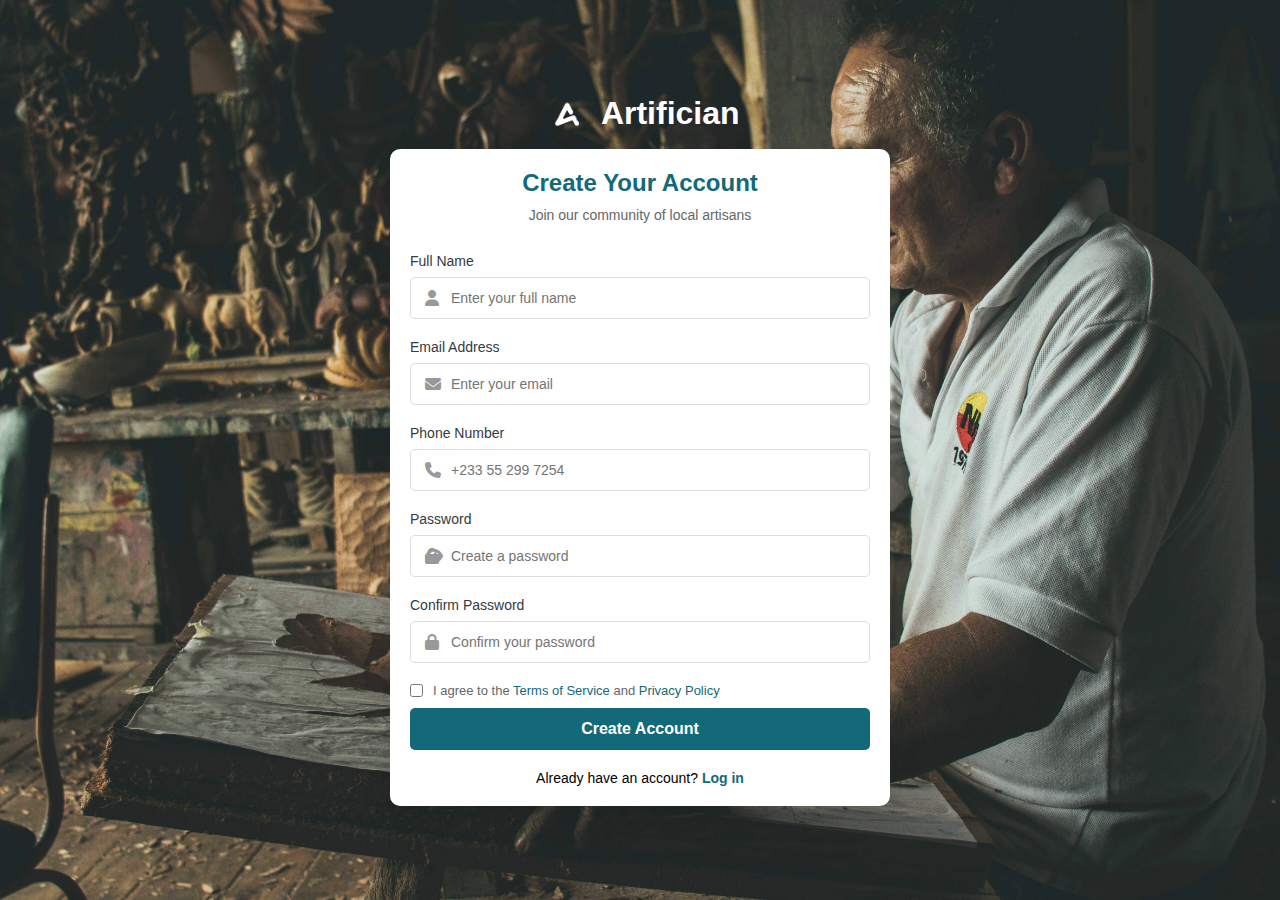
<file: Pages/signup.html>
<!DOCTYPE html>
<html lang="en">
<head>
    <meta charset="UTF-8">
    <meta name="viewport" content="width=device-width, initial-scale=1.0">
    <title>Artifician - Create Account</title>
    <link rel="stylesheet" href="https://cdnjs.cloudflare.com/ajax/libs/font-awesome/6.4.0/css/all.min.css">
    <link rel="stylesheet" href="../css/signup.css">
    <style>
      
    </style>
</head>
<body>
    <div class="container">
        <div class="logo">
            <img src="/images/logo.png" alt="Artifician Logo">
            <h1>Artifician</h1>
        </div>

        <div class="card">
            <div class="success-message" id="successMessage">
                Account created successfully! Redirecting to dashboard...
            </div>

            <div class="card-header">
                <h2>Create Your Account</h2>
                <p>Join our community of local artisans</p>
            </div>

            <form id="signupForm">
                <div class="form-group">
                    <label for="fullName">Full Name</label>
                    <div class="input-group">
                        <i class="fas fa-user"></i>
                        <input type="text" id="fullName" placeholder="Enter your full name" required>
                    </div>
                    <div class="error-message" id="nameError">Please enter your full name</div>
                </div>

                <div class="form-group">
                    <label for="email">Email Address</label>
                    <div class="input-group">
                        <i class="fas fa-envelope"></i>
                        <input type="email" id="email" placeholder="Enter your email" required>
                    </div>
                    <div class="error-message" id="emailError">Please enter a valid email address</div>
                </div>

                <div class="form-group">
                    <label for="phone">Phone Number</label>
                    <div class="input-group">
                        <i class="fas fa-phone"></i>
                        <input type="tel" id="phone" placeholder="+233 55 299 7254" required>
                    </div>
                    <div class="error-message" id="phoneError">Please enter a valid phone number</div>
                </div>

                <div class="form-group">
                    <label for="password">Password</label>
                    <div class="input-group">
                        <i class="fas fa-lock"></i>
                        <input type="password" id="password" placeholder="Create a password" required>
                        <i class="fas fa-eye password-toggle" id="togglePassword"></i>
                    </div>
                    <div class="error-message" id="passwordError">Password must be at least 8 characters</div>
                </div>

                <div class="form-group">
                    <label for="confirmPassword">Confirm Password</label>
                    <div class="input-group">
                        <i class="fas fa-lock"></i>
                        <input type="password" id="confirmPassword" placeholder="Confirm your password" required>
                    </div>
                    <div class="error-message" id="confirmError">Passwords don't match</div>
                </div>

                <div class="terms">
                    <input type="checkbox" id="agreeTerms" required>
                    <label for="agreeTerms">I agree to the <a href="#">Terms of Service</a> and <a href="#">Privacy Policy</a></label>
                </div>

                <button type="submit" class="btn">Create Account</button>
            </form>

            <div class="login-link">
                Already have an account? <a href="/Pages/login.html">Log in</a>
            </div>
        </div>
    </div>

    <script>
        document.addEventListener('DOMContentLoaded', function() {
            // Password toggle visibility
            const togglePassword = document.getElementById('togglePassword');
            const password = document.getElementById('password');
            
            togglePassword.addEventListener('click', function() {
                const type = password.getAttribute('type') === 'password' ? 'text' : 'password';
                password.setAttribute('type', type);
                this.classList.toggle('fa-eye-slash');
            });

            // Form validation
            const form = document.getElementById('signupForm');
            const successMessage = document.getElementById('successMessage');

            form.addEventListener('submit', function(e) {
                e.preventDefault();
                
                // Reset error messages
                document.querySelectorAll('.error-message').forEach(el => {
                    el.style.display = 'none';
                });

                let isValid = true;

                // Validate full name
                const fullName = document.getElementById('fullName');
                if (fullName.value.trim() === '') {
                    document.getElementById('nameError').style.display = 'block';
                    isValid = false;
                }

                // Validate email
                const email = document.getElementById('email');
                const emailRegex = /^[^\s@]+@[^\s@]+\.[^\s@]+$/;
                if (!emailRegex.test(email.value)) {
                    document.getElementById('emailError').style.display = 'block';
                    isValid = false;
                }

                // Validate phone
                const phone = document.getElementById('phone');
                const phoneRegex = /^\+?[\d\s-]{10,}$/;
                if (!phoneRegex.test(phone.value)) {
                    document.getElementById('phoneError').style.display = 'block';
                    isValid = false;
                }

                // Validate password
                const password = document.getElementById('password');
                if (password.value.length < 8) {
                    document.getElementById('passwordError').style.display = 'block';
                    isValid = false;
                }

                // Validate confirm password
                const confirmPassword = document.getElementById('confirmPassword');
                if (confirmPassword.value !== password.value) {
                    document.getElementById('confirmError').style.display = 'block';
                    isValid = false;
                }

                // Validate terms checkbox
                const agreeTerms = document.getElementById('agreeTerms');
                if (!agreeTerms.checked) {
                    alert('Please agree to the terms and conditions');
                    isValid = false;
                }

                if (isValid) {
                    // Simulate form submission
                    successMessage.style.display = 'block';
                    form.reset();
                    
                    // In a real app, you would send data to server here
                    console.log('Form submitted successfully!');
                    console.log({
                        name: fullName.value,
                        email: email.value,
                        phone: phone.value,
                        password: password.value
                    });

                    // Redirect after delay (simulation)
                    setTimeout(() => {
                        window.location.href = 'dashboard.html';
                    }, 2000);
                }
            });

            // Input field validation on blur
            document.getElementById('fullName').addEventListener('blur', function() {
                if (this.value.trim() === '') {
                    document.getElementById('nameError').style.display = 'block';
                }
            });

            document.getElementById('email').addEventListener('blur', function() {
                const emailRegex = /^[^\s@]+@[^\s@]+\.[^\s@]+$/;
                if (!emailRegex.test(this.value)) {
                    document.getElementById('emailError').style.display = 'block';
                }
            });

            document.getElementById('phone').addEventListener('blur', function() {
                const phoneRegex = /^\+?[\d\s-]{10,}$/;
                if (!phoneRegex.test(this.value)) {
                    document.getElementById('phoneError').style.display = 'block';
                }
            });

            document.getElementById('password').addEventListener('blur', function() {
                if (this.value.length < 8) {
                    document.getElementById('passwordError').style.display = 'block';
                }
            });

            document.getElementById('confirmPassword').addEventListener('blur', function() {
                const password = document.getElementById('password').value;
                if (this.value !== password) {
                    document.getElementById('confirmError').style.display = 'block';
                }
            });

            // Hide error messages when typing
            document.querySelectorAll('input').forEach(input => {
                input.addEventListener('input', function() {
                    const errorId = this.id + 'Error';
                    const errorElement = document.getElementById(errorId);
                    if (errorElement) {
                        errorElement.style.display = 'none';
                    }
                });
            });
        });
    </script>
</body>
</html>
</file>
<file: css/style.css>
* {
  margin: 0;
  padding: 0;
  box-sizing: border-box;
}

body {
  color:  rgb(35, 28, 40);
font-family: Arial, sans-serif;
background: whitesmoke;
}

.popup-overlay {
  display: none;
  position: fixed;
  top: 0;
  left: 0;
  width: 100%;
  height: 100%;
  background: rgba(0, 0, 0, 0.5);
  backdrop-filter: blur(5px);
  z-index: 1000;
  justify-content: center;
  align-items: center;
  animation: fadeIn 0.3s ease-out;
}
.pop-link{
  text-decoration: none;
}

.popup-content {
  background: white;
  padding: 30px;
  border-radius: 15px;
  text-align: center;
  max-width: 400px;
  box-shadow: 0 10px 30px rgba(0, 0, 0, 0.2);
  transform: scale(0.9);
  animation: scaleUp 0.3s forwards;
  position: relative;
}

.cart-icon {
  font-size: 40px;
  color: #6a45d1;
  margin-bottom: 15px;
}

.popup-content h2 {
  color: #333;
  font-size: 24px;
  margin: 10px 0;
  font-weight: 700;
}

.popup-content p {
  color: #666;
  margin-bottom: 25px;
  line-height: 1.5;
}

.popup-btn {
  background: linear-gradient(135deg, #6a45d1, #8e4cff);
  color: white;
  border: none;
  padding: 12px 25px;
  border-radius: 50px;
  cursor: pointer;
  font-size: 16px;
  font-weight: 600;
  transition: transform 0.3s, box-shadow 0.3s;
  display: inline-flex;
  align-items: center;
  gap: 8px;
}

.popup-btn:hover {
  transform: translateY(-3px);
  box-shadow: 0 5px 15px rgba(106, 69, 209, 0.4);
}

.close-btn {
  position: absolute;
  top: 15px;
  right: 15px;
  background: #f5f5f5;
  border: none;
  width: 30px;
  height: 30px;
  border-radius: 50%;
  display: flex;
  align-items: center;
  justify-content: center;
  cursor: pointer;
  transition: background 0.3s;
}

.close-btn:hover {
  background: #e0e0e0;
}

/* Animations */
@keyframes fadeIn {
  from { opacity: 0; }
  to { opacity: 1; }
}

@keyframes scaleUp {
  to { transform: scale(1); }
}

/* Responsive adjustments */
@media (max-width: 480px) {
  .popup-content {
      width: 90%;
      padding: 20px;
  }
}

.header {
  position: fixed;
  top: 0;
  width: 100%;
  z-index: 1000;
  background: white;
  box-shadow: 0 2px 5px rgba(0, 0, 0, 0.1);
}

.top-bar-inner {
  display: flex;
  justify-content: space-between;
  align-items: center;
  padding: 10px 20px;
  background-color: rgba(19, 105, 120, 0.551);
  color: white;
  flex-wrap: wrap;
}

.social-icons a {
  color: rgb(196, 196, 196);
  margin-right: 15px;
  text-decoration: none;
  font-size: 18px;
  transition: 0.3s;
}

.social-icons a:hover {
  color:  #f44336;;
}

.contact-info {
  display: flex;
  align-items: center;
  gap: 15px;
  flex-wrap: wrap;
}

.contact-info a {
  color: rgb(255, 255, 255);
  text-decoration: none;
  display: flex;
  align-items: center;
  gap: 5px;
  transition: 0.3s;
}

.contact-info a:hover {
  color:  #f44336;
}


.account-dropdown {
  position: relative;
  margin-left: 10px;
}

.account-trigger {
  display: flex;
  align-items: center;
  gap: 8px;
  cursor: pointer;
  padding: 5px 10px;
  border-radius: 4px;
  transition: all 0.3s ease;
}

.account-trigger:hover {
  background-color: rgba(255, 255, 255, 0.1);
}

.account-trigger i.fa-user-circle {
  font-size: 20px;
  color: #f44336;;
}

.account-trigger span {
  font-size: 14px;
}

.dropdown-arrow {
  font-size: 12px;
  transition: transform 0.3s ease;
}

.dropdown-menu {
  position: absolute;
  right: 0;
  top: 100%;
  background-color: white;
  min-width: 200px;
  box-shadow: 0 8px 16px rgba(0, 0, 0, 0.1);
  border-radius: 4px;
  padding: 10px 0;
  opacity: 0;
  visibility: hidden;
  transform: translateY(10px);
  transition: all 0.3s ease;
  z-index: 1001;
}

.account-dropdown:hover .dropdown-menu {
  opacity: 1;
  visibility: visible;
  transform: translateY(0);
}

.account-dropdown:hover .dropdown-arrow {
  transform: rotate(180deg);
}

.dropdown-item {
  display: flex;
  align-items: center;
  gap: 10px;
  padding: 8px 15px;
  color: #333;
  text-decoration: none;
  font-size: 14px;
  transition: all 0.2s;
}

.dropdown-item:hover {
  background-color: #f5f5f5;
  color: #136978;
}

.dropdown-item i {
  width: 20px;
  text-align: center;
  color: #136978;
}

.dropdown-divider {
  height: 1px;
  background-color: #eee;
  margin: 8px 0;
}


nav {
  background-color: #7d6608;
  color: white;
  display: flex;
  align-items: center;
  padding: 10px 20px;
}

.dropdown { position: relative; margin-right: 20px; }
.dropdown button {
  background: none;
  color: white;
  border: none;
  font-size: 16px;
  cursor: pointer;
}
.dropdown-content {
  display: none;
  position: absolute;
  background-color: white;
  color: black;
  min-width: 160px;
  box-shadow: 0px 8px 16px rgba(0,0,0,0.2);
  z-index: 1;
}
.dropdown-content div {
  padding: 10px;
  cursor: pointer;
}
.dropdown:hover .dropdown-content { display: block; }
nav {
  display: flex;
  justify-content: space-between;
  align-items: center;
  background: rgb(35, 28, 40);
  padding: 10px 20px;
  position: relative;
}

.company-name {
    font-family: "Agbalumo", system-ui;
    font-weight: 400;
    font-style: normal;
    color: white;
    font-size: 24px;
  }

  

.logo-container {
  display: flex;
  align-items: center;
  gap: 10px;
}

.logo-img {
  height: 40px;
  width: auto;
}


.nav-links {
  display: flex;
  align-items: center;
  justify-content: flex-end;
  margin-left: 50px;
}

.nav-links ul {
  list-style-type: none;
  margin: 0;
  padding: 0;
  display: flex;
  align-items: center;
  gap: 15px;
}

.nav-links ul li {
  padding: 8px 12px;
  position: relative;
}

/* === Underline effect for nav items except cart & search === */
.nav-links ul li:not(.no-underline)::after {
  content: '';
  display: block;
  height: 2px;
  width: 0;
  background: #f44336;
  transition: width 0.3s ease;
  margin-top: 5px;
}

.nav-links ul li:not(.no-underline):hover::after {
  width: 100%;
}

.nav-links ul li a {
  color: #fff;
  text-decoration: none;
  transition: color 0.3s ease;
}

.nav-links ul li a:hover {
  color: #f44336;
}

.cart-container {
position: relative;
display: inline-block;
}

.cart-container .tooltip-text {
visibility: hidden;
opacity: 0;
width: 120px;
background-color: #fff;
color: #000;
text-align: center;
border-radius: 5px;
padding: 6px 8px;
position: absolute;
bottom: -40px;
left: 50%;
transform: translateX(-50%);
transition: opacity 0.3s ease;
font-size: 12px;
font-weight: bold;
box-shadow: 0 2px 6px rgba(0,0,0,0.2);
z-index: 10;
}

.cart-container:hover .tooltip-text {
visibility: visible;
opacity: 1;
}


.cart-container i {
  font-size: 18px;
  color: white;
}


.search-wrapper {
  display: flex;
  align-items: center;
  background: white;
  border-radius: 20px;
  overflow: hidden;
  max-width: 220px;
}

.search-wrapper input {
  padding: 6px 10px;
  font-size: 13px;
  border: none;
  outline: none;
  flex: 1;
}

.search-wrapper button {
  padding: 6px 10px;
  font-size: 13px;
  background-color: #f44336;
  color: white;
  border: none;
  cursor: pointer;
}

.search-wrapper button:hover {
  background-color: #e65c00;
}

.menu-icon,
.close-icon {
  display: none;
  font-size: 24px;
  color: white;
  cursor: pointer;
}

@media (max-width: 768px) {
  .top-bar-inner {
    flex-direction: column;
    text-align: center;
    gap: 10px;
  }

  .menu-icon {
    display: block;
  }

  .nav-links {
    position: absolute;
    top: 100%;
    right: -100%;
    width: 100%;
    background-color: rgba(0, 0, 0, 0.95);
    flex-direction: column;
    padding: 30px 20px;
    transition: right 0.3s ease;
  }

  .nav-links.active {
    right: 0;
  }

  .nav-links ul {
    flex-direction: column;
    width: 100%;
    text-align: center;
  }

  .nav-links ul li {
    padding: 12px 0;
  }

  .search-wrapper {
    margin-top: 15px;
    max-width: 100%;
    justify-content: center;
  }

  .close-icon {
    display: block;
    margin-bottom: 20px;
    text-align: right;
    width: 100%;
  }
}

/* ===== HERO SECTION ===== */
.hero {
position: relative;
height: 100vh;
background: url(../images/banner1.jpg) center/cover no-repeat;
display: flex;
align-items: center;
justify-content: center;
text-align: center;
color: white;
margin-top: -5px;
}

.hero .overlay {
background: rgba(0, 0, 0, 0.6);
width: 100%;
height: 100%;
display: flex;
align-items: center;
justify-content: center;
}

.hero-content h1 {
font-size: 2.5rem;
margin-bottom: 10px;
}

.hero-content .subtext {
font-size: 1.2rem;
margin-bottom: 5px;
}

.hero-content .subtext.small {
font-size: 1rem;
color: #ccc;
}

.hero-btn {
display: inline-block;
margin-top: 20px;
padding: 12px 24px;
font-size: 16px;
font-weight: bold;
text-decoration: none;
border-radius: 30px;
background-color: #fff;
color: #000;
transition: background-color 0.5s ease, color 0.5s ease;
animation: pulse-bg 2s infinite;
}

@keyframes pulse-bg {
0% {
background-color: white;
color: black;
}
50% {
background-color: #f44336;
color: white;
}
100% {
background-color: white;
color: black;
}
}

@media (max-width: 768px) {
.hero-content h1 {
font-size: 1.8rem;
}

.hero-content .subtext {
font-size: 1rem;
}

.hero-btn {
font-size: 14px;
padding: 10px 20px;
}
}

.container {
display: flex;
justify-content: space-between;
padding: 20px;
max-width: 1200px;
margin: 0 auto;
}

.box {
color:  rgb(35, 28, 40);
padding: 20px;
border-radius: 5px;
flex: 1;
margin: 10px;
}

.box p {
display: inline;
}

.box span {
font-size: 56px;
vertical-align: middle;
color: rgba(238, 152, 53, 0.845);
}

.box a {
text-decoration: none;
color: whitesmoke;
display: inline-block;
margin-top: 10%;
font-size: 12px;
background-color: rgb(45, 41, 52);
padding: 10px 14px;
border-radius: 15px;
margin-left: 15px;
font-family: Geneva, Verdana, sans-serif;
}

.aboutus_text {
flex: 1;
color: rgba(238, 152, 53, 0.845);
text-transform: uppercase;
font-family: monospace;
}

.about_content {
font-size: 25px;
font-weight: bold;
}

/* Mobile Styles */
@media (max-width: 600px) {
.container {
flex-direction: column;
}
.box {
margin: 10px 0;
}
}




.explore-text{
  text-align: center;
  color: white;
  font-size: 20px;
  margin-top: 30px;
  margin-bottom: 30px;
}

.collection-container {
  display: flex;
  gap: 20px;
  justify-content: space-between;
  flex-wrap: wrap;
  margin: 10px;
}

.collection {
  position: relative;
  width: 23%;
  aspect-ratio: 4/5;
  overflow: hidden;
  border-radius: 10px;
  cursor: pointer;
}

.collection img {
  width: 100%;
  height: 100%;
  object-fit: cover;
  display: block;
  border-radius: 10px;
}

/* Overlay on hover */
.collection::after {
  content: '';
  position: absolute;
  top: 0;
  left: 0;
  width: 100%;
  height: 100%;
  background: rgba(0, 0, 0, 0);
  transition: background 0.3s ease;
  pointer-events: none;
  border-radius: 10px;
  z-index: 1;
}

.collection:hover::after {
  background: rgba(179, 182, 186, 0.4);
}

.collection-title {
  position: absolute;
  top: 10px;
  left: 10px;
  background: rgba(0, 0, 0, 0.6);
  color: #fff;
  padding: 5px 10px;
  font-size: 14px;
  border-radius: 4px;
}

.collection-description {
  position: absolute;
  bottom: 10px;
  left: 10px;
  background: rgba(0, 0, 0, 0.6);
  color: #fff;
  padding: 5px 10px;
  font-size: 13px;
  border-radius: 4px;
}

.collection-description a,
.collection-description a:visited,
.collection-description a:hover {
  color: rgba(238, 152, 53, 0.845);
  text-decoration: none;
}

.collection-hover-text {
  position: absolute;
  top: 50%;
  left: 50%;
  transform: translate(-50%, -50%);
  color: white;
  background: rgba(238, 152, 53, 0.845);
  padding: 8px 16px;
  border-radius: 4px;
  font-size: 14px;
  opacity: 0;
  transition: opacity 0.3s ease;
  pointer-events: none;
}

.collection:hover .collection-hover-text {
  opacity: 1;
  z-index: 2;
}

@media (max-width: 800px) {
  .collection {
    width: 48%;
    margin-bottom: 20px;
  }
}

@media (max-width: 500px) {
  .collection {
    width: 100%;
  }
}







#why-choose-us {
  padding: 40px 5%;
  text-align: center;
}

#why-choose-us p {
  font-size: 12px;
  margin-bottom: 20px;
  color: rgba(238, 152, 53, 0.845);
}

#why-choose-us h3 {
  font-size: 28px;
  margin-bottom: 50px;
  color: rgb(35, 28, 40);
}

/* Container for the divs */
.container {
  display: flex;
  flex-wrap: wrap;
  gap: 20px;
  justify-content: center;
  padding: 0 10px;
}

.item {
  flex: 1 1 22%;
  width: 22%;
  border-radius: 20px;
  overflow: hidden;
  display: flex;
  cursor: pointer;
  flex-direction: column;

}


.item img {
  width: 100%;
  height: 70%;
  object-fit: cover;
}

.item .title {
  padding: 15px;
  color:rgb(35, 28, 40);
  font-size: 18px;
}

.item .description {
  padding: 10px 15px;
  color: #777;
  font-size: 14px;
}

/* Responsive layout */
@media (max-width: 800px) {
  .item {
    width: 48%;
  }
}

@media (max-width: 500px) {
  .item {
    width: 100%;
  }
}






#stunning-kitchens {
  display: flex;
  justify-content: space-between;
  align-items: center;
  padding: 40px;
  
}

/* Left side image */
.left-side {
  flex: 1;
  position: relative;
  height: 400px; /* Set a fixed height */
  overflow: hidden;
}

.left-side img {
  width: 100%;
  height: 100%;
  object-fit: cover; /* Ensures the image covers the div without distortion */
}

/* Right side image and overlay */
.right-side {
  flex: 1;
  position: relative;
  height: 400px; /* Set the same height as the left side */
  overflow: hidden;
}

.right-side img {
  width: 100%;
  height: 100%;
  object-fit: cover; /* Ensures the image covers the div without distortion */
}

/* Dark overlay on the right-side image */
.overlay {
  position: absolute;
  top: 0;
  left: 0;
  width: 100%;
  height: 100%;
  background-color: rgba(0, 0, 0, 0.5); 
  display: flex;
  flex-direction: column;
  justify-content: center;
  align-items: center;
  color: #fff;
  text-align: center;
  padding: 20px;
}

.overlay h3 {
  font-size: 30px;
  margin: 10px 0;
  
}

.overlay p {
  font-size: 16px;
  margin-bottom: 20px;
}

.overlay a {
  text-decoration: none;
  background-color: rgba(238, 152, 53, 0.845);
  color: #fff;
  padding: 10px 20px;
  border-radius:15px;
  font-size: 16px;
  transition: background-color 0.3s;
}

.overlay a:hover {
  background-color: #e64a19;
}

@media (max-width: 768px) {
  #stunning-kitchens {
    flex-direction: column;
  }

  .left-side, .right-side {
    height: 300px;
    margin-bottom: 20px;
  }
}





.footer {
  color: black;
  padding: 60px 20px 20px;
  font-family: 'Segoe UI', sans-serif;
  border-top: 1px solid #333;
 
}

.footer-container {
  display: flex;
  flex-wrap: wrap;
  justify-content: space-between;
  gap: 40px;
  max-width: 1200px;
  margin: auto;
}

.footer-brand, .footer-links, .footer-contact, .footer-socials {
  flex: 1 1 220px;
}

.footer h2 {
  font-size: 28px;
  margin-bottom: 15px;
  color:rgb(22, 22, 75)
}

.footer h3 {
  font-size: 18px;
  margin-bottom: 15px;
  color: #e67e22;
}

.footer p, .footer a {
  font-size: 14px;
  color: #494949;
  line-height: 1.6;
  text-decoration: none;
}

.footer a:hover {
  color: #f1c40f;
}

.footer-links ul {
  list-style: none;
  padding: 0;
}

.footer-links li {
  margin-bottom: 10px;
}

.social-icons a {
  font-size: 18px;
  margin-right: 15px;
  color: #343434;
  transition: color 0.3s;
}

.social-icons a:hover {
  color: #f1c40f;
}

.footer-bottom {
  text-align: center;
  margin-top: 40px;
  padding-top: 20px;
  font-size: 13px;
  color: #4c4c4c;
}


@media (max-width: 768px) {
  .footer-container {
    flex-direction: column;
    text-align: center;
  }

  .social-icons {
    justify-content: center;
  }
}

.visitor-counter {
  position: fixed;
  bottom: 20px;
  right: 20px;
  background: rgba(0,0,0,0.7);
  color: white;
  padding: 10px 15px;
  border-radius: 20px;
  font-family: sans-serif;
  z-index: 100;
}
</file>
<file: css/payment.css>
:root {
            --primary-color: #3498db;
            --secondary-color: #2ecc71;
            --accent-color: #e74c3c;
            --dark-color: #2c3e50;
            --light-color: #ecf0f1;
            --gray-color: #95a5a6;
            --success-color: #27ae60;
            --warning-color: #f39c12;
        }

        * {
            margin: 0;
            padding: 0;
            box-sizing: border-box;
            font-family: 'Segoe UI', Tahoma, Geneva, Verdana, sans-serif;
        }

        body {
            background-color: #f5f7fa;
            color: var(--dark-color);
        }

        .payment-container {
            max-width: 1200px;
            margin: 0 auto;
            padding: 30px;
            display: grid;
            grid-template-columns: 1fr 1fr;
            gap: 30px;
        }

        .payment-header {
            grid-column: 1 / -1;
            text-align: center;
            margin-bottom: 20px;
        }

        .payment-header h1 {
            font-size: 2.5rem;
            color: var(--dark-color);
            margin-bottom: 10px;
            position: relative;
            display: inline-block;
        }

        .payment-header h1::after {
            content: '';
            position: absolute;
            bottom: -10px;
            left: 50%;
            transform: translateX(-50%);
            width: 80px;
            height: 4px;
            background: linear-gradient(90deg, var(--primary-color), var(--secondary-color));
            border-radius: 2px;
        }

        .payment-header p {
            color: var(--gray-color);
            font-size: 1.1rem;
        }

        .order-summary {
            background: white;
            border-radius: 15px;
            box-shadow: 0 10px 30px rgba(0,0,0,0.05);
            padding: 30px;
            position: relative;
            overflow: hidden;
        }

        .order-summary::before {
            content: '';
            position: absolute;
            top: 0;
            left: 0;
            width: 100%;
            height: 10px;
            background: linear-gradient(90deg, var(--primary-color), var(--secondary-color));
        }

        .summary-title {
            font-size: 1.5rem;
            margin-bottom: 20px;
            color: var(--dark-color);
            display: flex;
            align-items: center;
        }

        .summary-title i {
            margin-right: 10px;
            color: var(--primary-color);
        }

        .order-items {
            margin-bottom: 30px;
        }

        .order-item {
            display: flex;
            align-items: center;
            padding: 15px 0;
            border-bottom: 1px solid #eee;
        }

        .order-item:last-child {
            border-bottom: none;
        }

        .item-image {
            width: 70px;
            height: 70px;
            object-fit: cover;
            border-radius: 8px;
            margin-right: 15px;
        }

        .item-details {
            flex: 1;
        }

        .item-name {
            font-weight: 600;
            margin-bottom: 5px;
        }

        .item-price {
            color: var(--accent-color);
            font-weight: bold;
        }

        .item-quantity {
            color: var(--gray-color);
            font-size: 0.9rem;
        }

        .order-totals {
            background: var(--light-color);
            padding: 20px;
            border-radius: 10px;
            margin-top: 20px;
        }

        .total-row {
            display: flex;
            justify-content: space-between;
            margin-bottom: 10px;
        }

        .total-row:last-child {
            margin-bottom: 0;
            padding-top: 10px;
            border-top: 1px solid #ddd;
            font-weight: bold;
            font-size: 1.1rem;
        }

        .total-label {
            color: var(--gray-color);
        }

        .total-value {
            font-weight: 600;
        }

        .grand-total {
            color: var(--accent-color);
            font-size: 1.3rem;
        }

        .payment-methods {
            background: white;
            border-radius: 15px;
            box-shadow: 0 10px 30px rgba(0,0,0,0.05);
            padding: 30px;
        }

        .payment-method {
            margin-bottom: 20px;
            border: 1px solid #eee;
            border-radius: 10px;
            overflow: hidden;
            transition: all 0.3s;
        }

        .payment-method:hover {
            border-color: var(--primary-color);
            box-shadow: 0 5px 15px rgba(52, 152, 219, 0.1);
        }

        .payment-method.active {
            border-color: var(--primary-color);
            background: rgba(52, 152, 219, 0.05);
        }

        .method-header {
            display: flex;
            align-items: center;
            padding: 15px;
            cursor: pointer;
        }

        .method-icon {
            width: 40px;
            height: 40px;
            background: var(--light-color);
            border-radius: 50%;
            display: flex;
            align-items: center;
            justify-content: center;
            margin-right: 15px;
            color: var(--primary-color);
            font-size: 1.2rem;
        }

        .method-title {
            font-weight: 600;
            flex: 1;
        }

        .method-radio {
            appearance: none;
            width: 20px;
            height: 20px;
            border: 2px solid var(--gray-color);
            border-radius: 50%;
            position: relative;
            cursor: pointer;
        }

        .method-radio:checked {
            border-color: var(--primary-color);
        }

        .method-radio:checked::after {
            content: '';
            position: absolute;
            top: 2px;
            left: 2px;
            width: 12px;
            height: 12px;
            background: var(--primary-color);
            border-radius: 50%;
        }

        .method-details {
            padding: 0 15px 15px 70px;
            display: none;
        }

        .method-details.active {
            display: block;
        }

        .card-form {
            margin-top: 15px;
        }

        .form-group {
            margin-bottom: 15px;
        }

        .form-label {
            display: block;
            margin-bottom: 5px;
            font-size: 0.9rem;
            color: var(--gray-color);
        }

        .form-input {
            width: 100%;
            padding: 12px 15px;
            border: 1px solid #ddd;
            border-radius: 8px;
            font-size: 1rem;
            transition: all 0.3s;
        }

        .form-input:focus {
            border-color: var(--primary-color);
            outline: none;
            box-shadow: 0 0 0 3px rgba(52, 152, 219, 0.2);
        }

        .card-row {
            display: grid;
            grid-template-columns: 1fr 1fr;
            gap: 15px;
        }

        .submit-btn {
            background: linear-gradient(90deg, var(--primary-color), var(--secondary-color));
            color: white;
            border: none;
            padding: 15px;
            border-radius: 8px;
            font-size: 1.1rem;
            font-weight: 600;
            cursor: pointer;
            width: 100%;
            margin-top: 20px;
            transition: all 0.3s;
            box-shadow: 0 5px 15px rgba(46, 204, 113, 0.3);
        }

        .submit-btn:hover {
            transform: translateY(-2px);
            box-shadow: 0 7px 20px rgba(46, 204, 113, 0.4);
        }

        .submit-btn:active {
            transform: translateY(0);
        }

        .security-info {
            display: flex;
            align-items: center;
            justify-content: center;
            margin-top: 30px;
            color: var(--gray-color);
            font-size: 0.9rem;
        }

        .security-info i {
            margin-right: 10px;
            color: var(--success-color);
        }

        .payment-success {
            display: none;
            text-align: center;
            padding: 50px 20px;
        }

        .success-icon {
            font-size: 5rem;
            color: var(--success-color);
            margin-bottom: 20px;
            animation: bounceIn 0.5s;
        }

        .success-title {
            font-size: 2rem;
            margin-bottom: 15px;
            color: var(--dark-color);
        }

        .success-message {
            color: var(--gray-color);
            margin-bottom: 30px;
            font-size: 1.1rem;
            line-height: 1.6;
        }

        .back-to-shop {
            display: inline-block;
            padding: 12px 25px;
            background: var(--primary-color);
            color: white;
            text-decoration: none;
            border-radius: 8px;
            font-weight: 600;
            transition: all 0.3s;
        }

        .back-to-shop:hover {
            background: #2980b9;
            transform: translateY(-2px);
        }

        @keyframes bounceIn {
            0% { transform: scale(0.5); opacity: 0; }
            70% { transform: scale(1.1); }
            100% { transform: scale(1); opacity: 1; }
        }

        /* Responsive styles */
        @media (max-width: 992px) {
            .payment-container {
                grid-template-columns: 1fr;
            }
        }

        @media (max-width: 576px) {
            .payment-header h1 {
                font-size: 2rem;
            }
            
            .order-item {
                flex-direction: column;
                align-items: flex-start;
            }
            
            .item-image {
                margin-bottom: 10px;
            }
            
            .card-row {
                grid-template-columns: 1fr;
            }
        }
</file>
<file: css/signup.css>
:root {
    --primary: #136978;
    --secondary: #FFD700;
    --light: #f8f9fa;
    --dark: #343a40;
    --success: #28a745;
}

* {
    margin: 0;
    padding: 0;
    box-sizing: border-box;
    font-family: 'Segoe UI', Tahoma, Geneva, Verdana, sans-serif;
}

body {
    background-color: #f5f5f5;
    display: flex;
    justify-content: center;
    align-items: center;
    min-height: 100vh;
    background-image: linear-gradient(rgba(19, 105, 120, 0.1), rgba(19, 105, 120, 0.1)), 
                    url(/images/banner5.jpg);
    background-size: cover;
    background-position: center;
}

.container {
    width: 60%;
    max-width: 500px;
    margin: 20px;
    animation: fadeIn 0.5s ease-out;
}

@keyframes fadeIn {
    from { opacity: 0; transform: translateY(20px); }
    to { opacity: 1; transform: translateY(0); }
}

.logo {
    text-align: center;
    margin-bottom: 10px;

}

.logo img {
    height: 40px;
    margin-bottom: 0px;
    display: inline;
    padding: 0px;
}

.logo h1 {
    color: var(--primary);
    font-weight: 700;
    margin-bottom: 5px;
    color: white;
    display: inline;
    vertical-align: top;
}

.logo p {
    color: var(--dark);
    font-size: 14px;
    font-weight: bold;
    color: white;
}

.card {
    background-color: white;
    border-radius: 10px;
    box-shadow: 0 10px 30px rgba(0, 0, 0, 0.1);
    overflow: hidden;
    padding: 20px;
}

.card-header {
    text-align: center;
    margin-bottom: 30px;
}

.card-header h2 {
    color: var(--primary);
    font-size: 24px;
    margin-bottom: 10px;
}

.card-header p {
    color: #666;
    font-size: 14px;
}

.form-group {
    margin-bottom: 20px;
    position: relative;
}

.form-group label {
    display: block;
    margin-bottom: 8px;
    color: var(--dark);
    font-weight: 500;
    font-size: 14px;
}

.input-group {
    position: relative;
}

.input-group input {
    width: 100%;
    padding: 12px 15px 12px 40px;
    border: 1px solid #ddd;
    border-radius: 5px;
    font-size: 14px;
    transition: all 0.3s;
}

.input-group input:focus {
    border-color: var(--primary);
    box-shadow: 0 0 0 3px rgba(19, 105, 120, 0.2);
    outline: none;
}

.input-group i {
    position: absolute;
    left: 15px;
    top: 50%;
    transform: translateY(-50%);
    color: #999;
    font-size: 16px;
}

.btn {
    width: 100%;
    padding: 12px;
    background-color: var(--primary);
    color: white;
    border: none;
    border-radius: 5px;
    font-size: 16px;
    font-weight: 600;
    cursor: pointer;
    transition: all 0.3s;
    margin-top: 10px;
}

.btn:hover {
    background-color: #0d5663;
    transform: translateY(-2px);
}

.btn:active {
    transform: translateY(0);
}

.login-link {
    text-align: center;
    margin-top: 20px;
    font-size: 14px;
}

.login-link a {
    color: var(--primary);
    text-decoration: none;
    font-weight: 600;
}

.login-link a:hover {
    text-decoration: underline;
}

.password-toggle {
    position: absolute;
    right: 15px;
    top: 50%;
    transform: translateY(-50%);
    color: #999;
    cursor: pointer;
}

.terms {
    display: flex;
    align-items: center;
    margin-top: 20px;
    font-size: 13px;
    color: #666;
}

.terms input {
    margin-right: 10px;
}

.terms a {
    color: var(--primary);
    text-decoration: none;
}

.terms a:hover {
    text-decoration: underline;
}

.error-message {
    color: #dc3545;
    font-size: 13px;
    margin-top: 5px;
    display: none;
}

.success-message {
    background-color: var(--success);
    color: white;
    padding: 15px;
    border-radius: 5px;
    margin-bottom: 20px;
    text-align: center;
    display: none;
}

@media (max-width: 576px) {
    .card {
        padding: 20px;
    }
    
    .logo img {
        height: 50px;
    }
    
    .logo h1 {
        font-size: 24px;
    }
}
</file>
